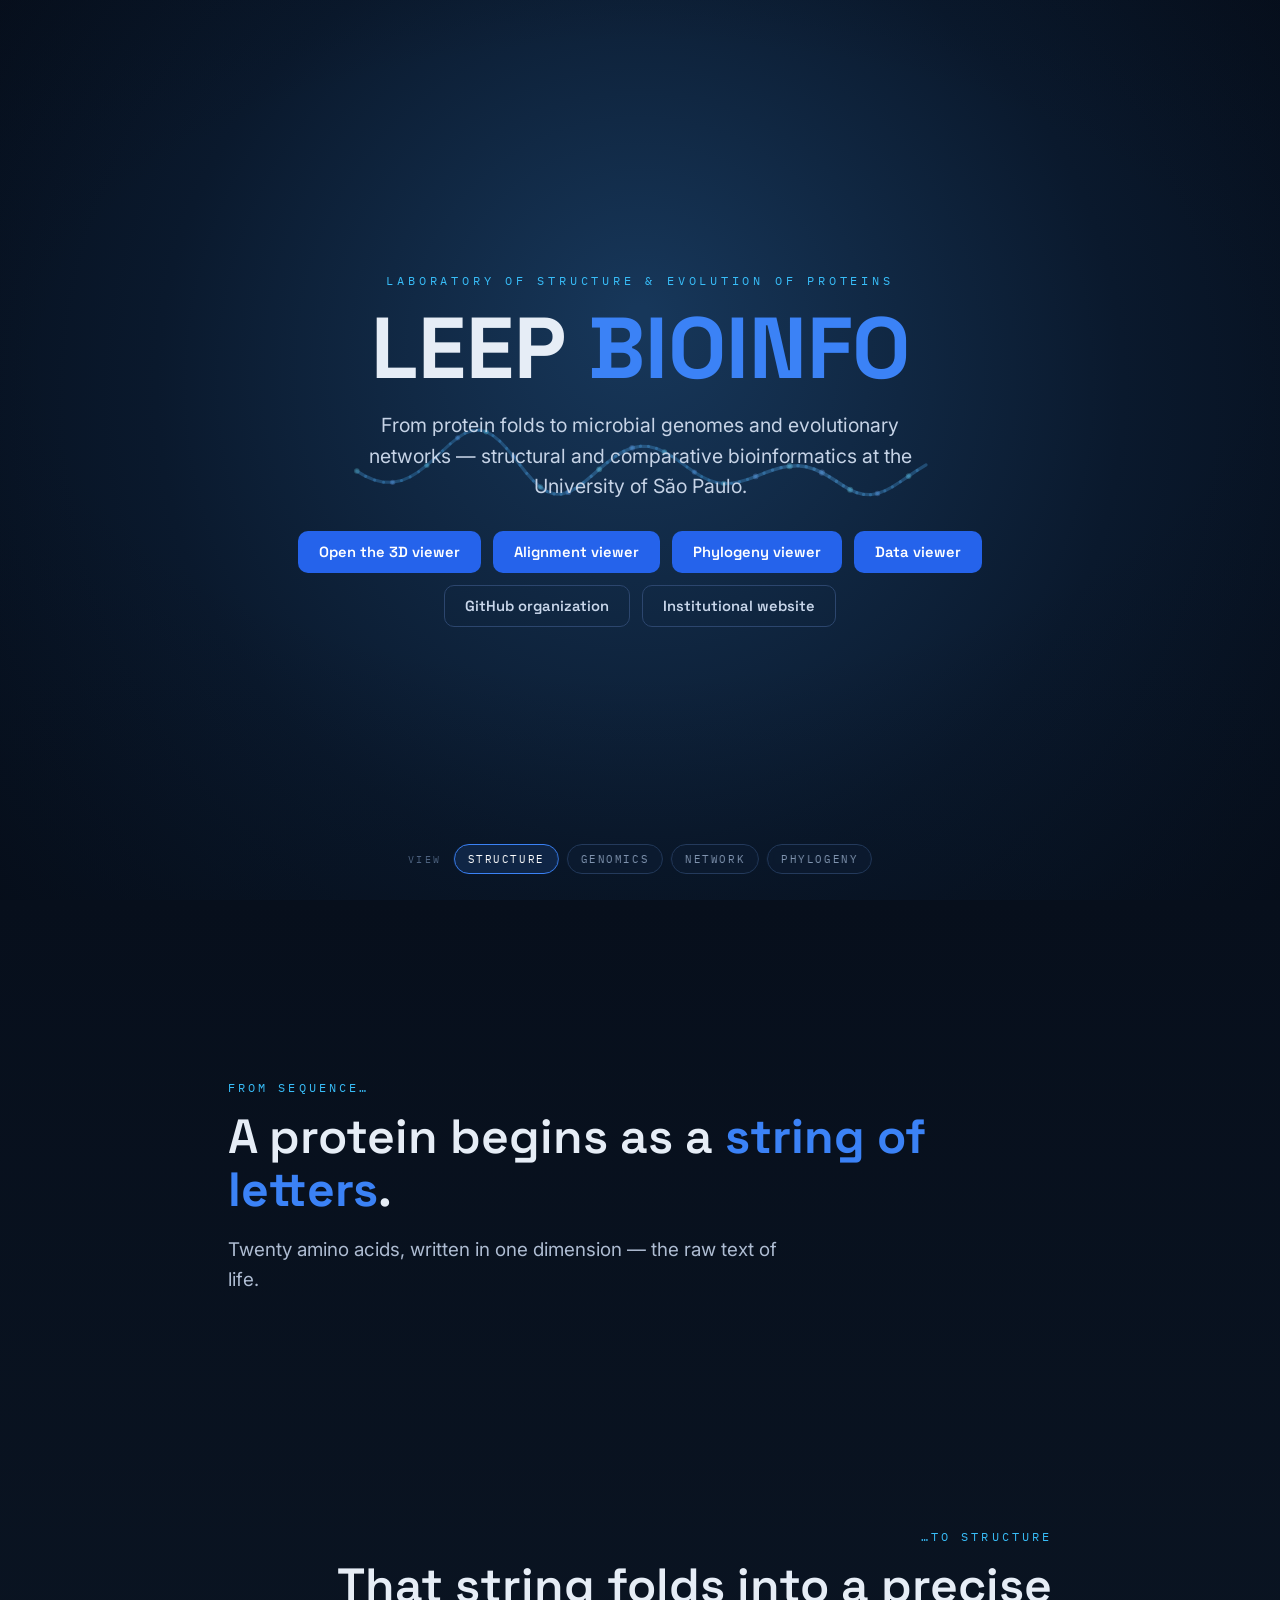
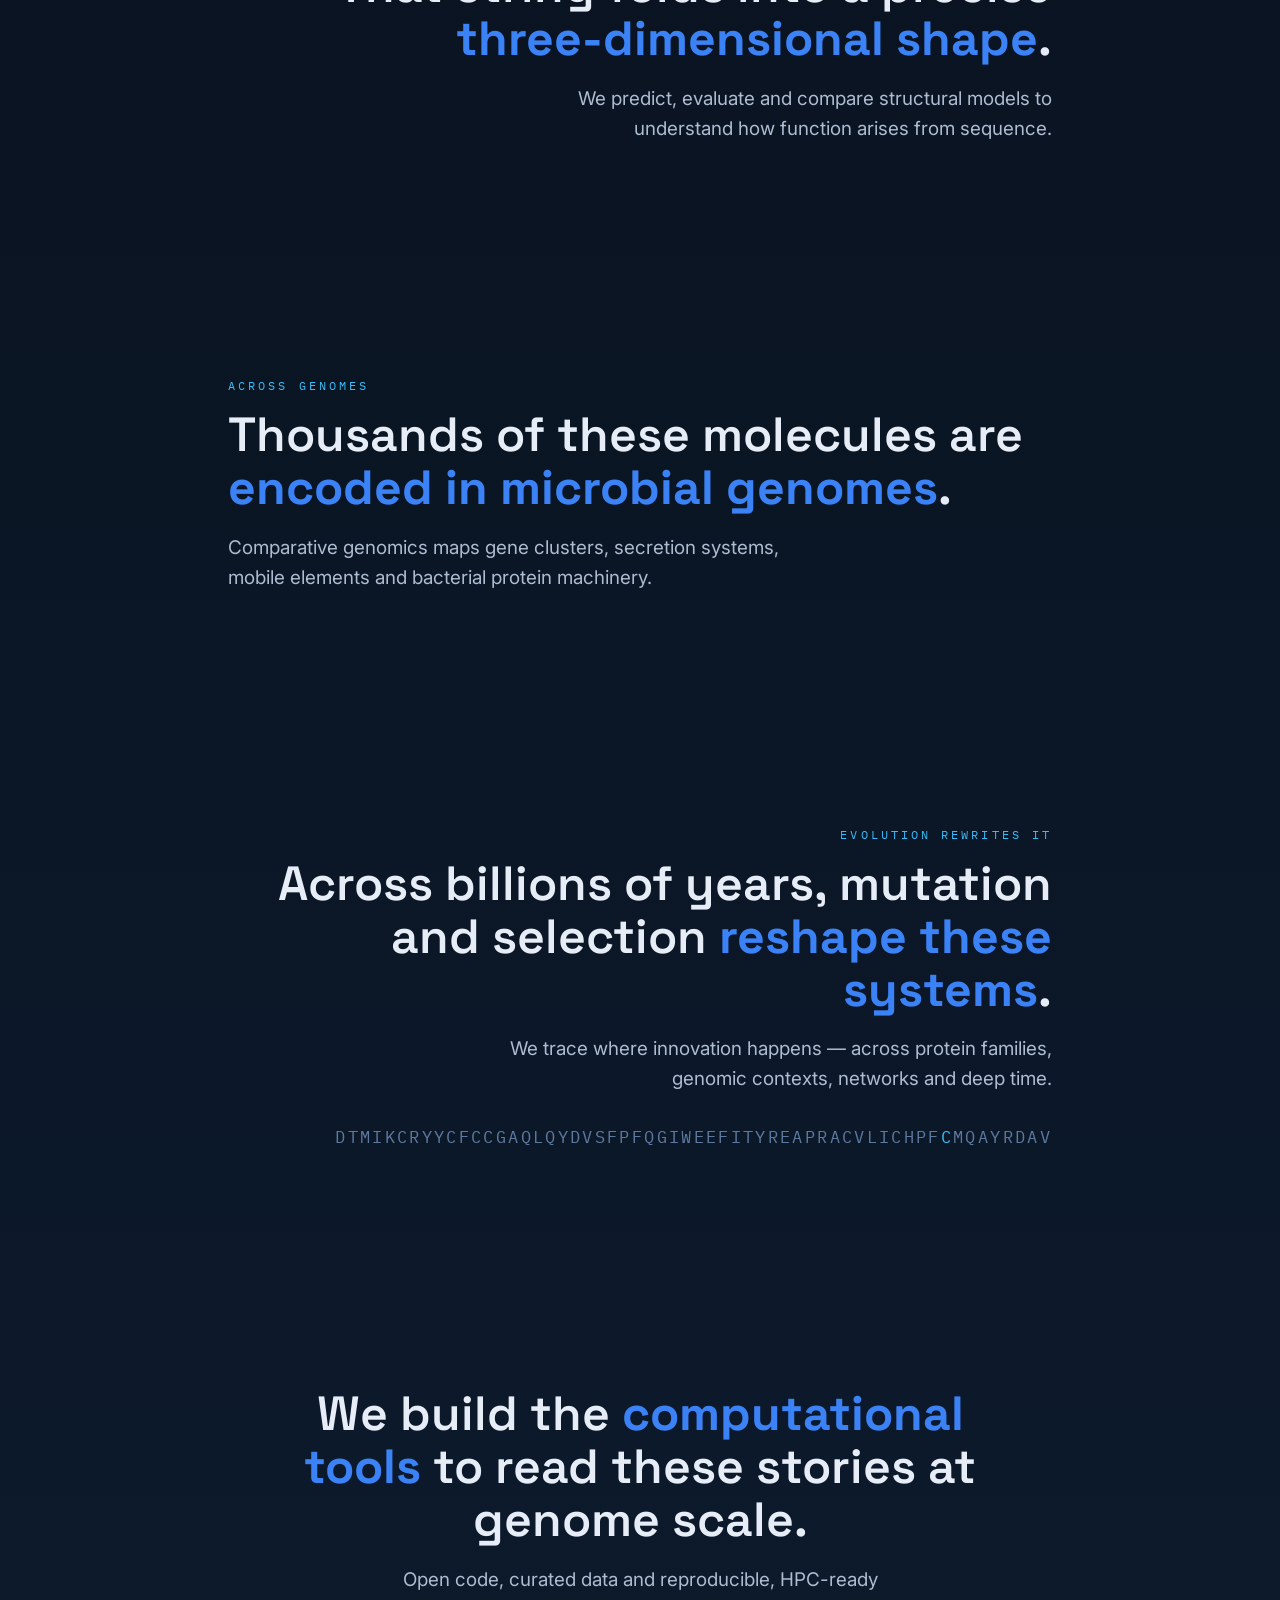
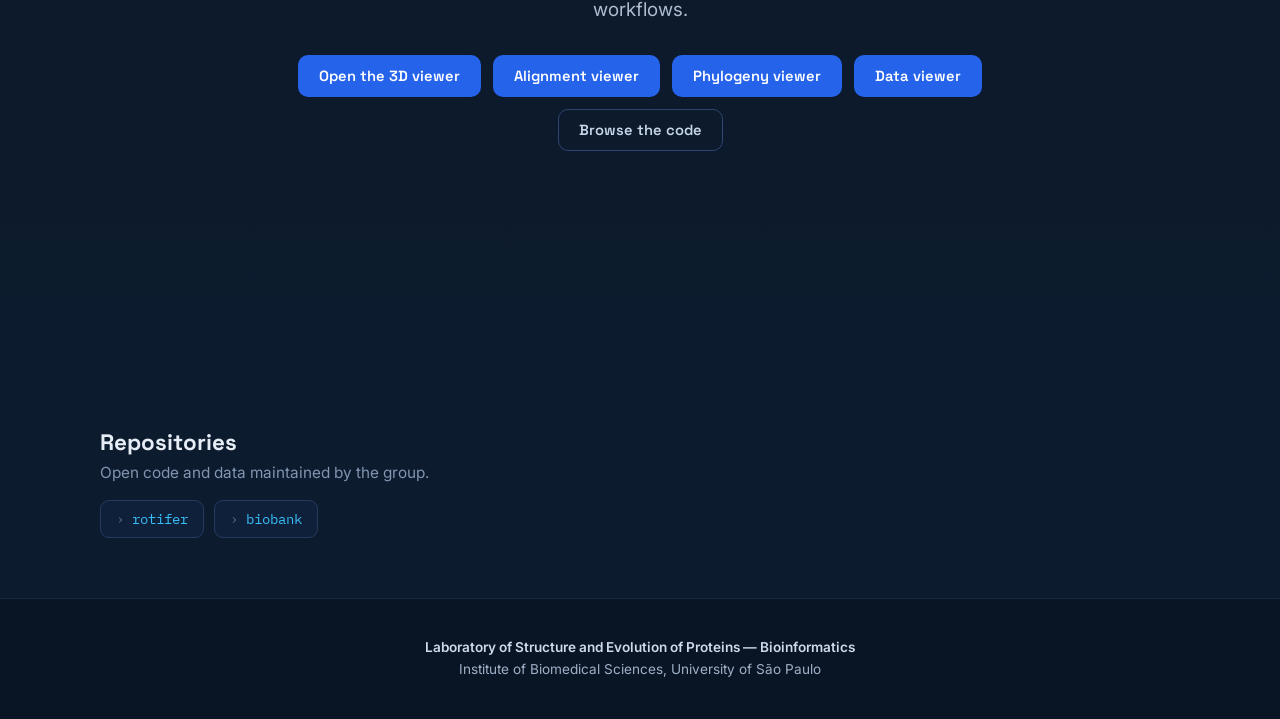
<file: index.html>
<!DOCTYPE html>
<html lang="en">
<head>
<meta charset="utf-8" />
<meta name="viewport" content="width=device-width, initial-scale=1" />
<title>LEEP BIOINFO · Structure &amp; Evolution of Proteins</title>
<meta name="description" content="Structural bioinformatics, molecular evolution, comparative genomics and reproducible workflows at the University of São Paulo." />
<link rel="canonical" href="https://leepusp.github.io/">
<link rel="preconnect" href="https://fonts.googleapis.com">
<link rel="preconnect" href="https://fonts.gstatic.com" crossorigin>
<link href="https://fonts.googleapis.com/css2?family=Space+Grotesk:wght@400;500;600;700&family=IBM+Plex+Mono:wght@400;500&family=Inter:wght@400;500;600&display=swap" rel="stylesheet">

<style>
:root{
  --bg:#0a1422;
  --bg2:#0d1b2e;
  --text:#e6edf6;
  --muted:#8195b0;
  --accent:#2563eb;
  --accent2:#3b82f6;
  --accent3:#38bdf8;
  --ui:"Space Grotesk",system-ui,sans-serif;
  --body:"Inter",system-ui,sans-serif;
  --mono:"IBM Plex Mono",ui-monospace,monospace;
}

*{box-sizing:border-box}
html{scroll-behavior:smooth}
body{
  margin:0;
  background:var(--bg);
  color:var(--text);
  font-family:var(--body);
  -webkit-font-smoothing:antialiased;
}
a{color:inherit}

.hero{
  position:relative;
  min-height:100svh;
  display:grid;
  place-items:center;
  overflow:hidden;
  background:linear-gradient(165deg,#0d1b2e 0%,#0a1422 55%,#070f1c 100%);
}
#scene{
  position:absolute;
  inset:0;
  width:100%;
  height:100%;
  z-index:0;
}
.hero::after{
  content:"";
  position:absolute;
  inset:0;
  z-index:1;
  pointer-events:none;
  background:radial-gradient(120% 92% at 50% 40%,transparent 38%,#060d18aa 100%);
}
.hero-inner{
  position:relative;
  z-index:2;
  text-align:center;
  padding:0 24px;
  max-width:780px;
}
.eyebrow{
  font-family:var(--mono);
  font-size:.74rem;
  letter-spacing:.32em;
  text-transform:uppercase;
  color:var(--accent3);
  margin:0 0 18px;
}
.hero h1{
  font-family:var(--ui);
  font-weight:700;
  line-height:.98;
  font-size:clamp(2.6rem,8vw,5.4rem);
  margin:0;
}
.hero h1 b{color:var(--accent2)}
.hero p.lead{
  font-size:clamp(1rem,2.4vw,1.22rem);
  color:#c6d3e6;
  line-height:1.55;
  max-width:580px;
  margin:20px auto 30px;
}
.cta{
  display:flex;
  gap:12px;
  justify-content:center;
  flex-wrap:wrap;
}
.pill{
  font-family:var(--ui);
  font-weight:600;
  font-size:.92rem;
  text-decoration:none;
  padding:11px 20px;
  border-radius:10px;
  transition:.16s;
  border:1px solid transparent;
}
.pill.primary{
  background:var(--accent);
  color:#fff;
}
.pill.primary:hover{
  background:#1d56c9;
  transform:translateY(-1px);
}
.pill.ghost{
  border:1px solid #2c466e;
  color:#c8d6ea;
}
.pill.ghost:hover{
  border-color:var(--accent2);
  color:#fff;
  background:#13243c;
}

.switch{
  position:absolute;
  left:50%;
  transform:translateX(-50%);
  bottom:26px;
  z-index:3;
  display:flex;
  gap:8px;
  align-items:center;
  flex-wrap:wrap;
  justify-content:center;
  max-width:94vw;
}
.switch button{
  font-family:var(--mono);
  font-size:.7rem;
  letter-spacing:.14em;
  text-transform:uppercase;
  background:#0e1f3680;
  border:1px solid #243a5c;
  color:var(--muted);
  padding:7px 13px;
  border-radius:20px;
  cursor:pointer;
  transition:.15s;
  backdrop-filter:blur(4px);
}
.switch button:hover{
  color:#dce6f4;
  border-color:#3a5680;
}
.switch button.on{
  color:#fff;
  border-color:var(--accent2);
  background:#15315a99;
}
.switch .lbl{
  font-family:var(--mono);
  font-size:.62rem;
  letter-spacing:.24em;
  color:#4d627f;
  text-transform:uppercase;
  margin-right:4px;
}
.plevel{
  position:absolute;
  left:50%;
  transform:translateX(-50%);
  bottom:72px;
  z-index:3;
  opacity:0;
  transition:opacity .4s;
  font-family:var(--mono);
  font-size:.72rem;
  letter-spacing:.26em;
  text-transform:uppercase;
  color:var(--accent3);
  pointer-events:none;
  white-space:nowrap;
}

.story{
  background:linear-gradient(180deg,#070f1c,#0a1422 30%,#0d1b2e 100%);
  padding:7vh 0 10vh;
}
.beat{
  max-width:880px;
  margin:0 auto;
  padding:13vh 28px;
  min-height:40vh;
  display:flex;
  flex-direction:column;
  justify-content:center;
}
.beat .tag{
  font-family:var(--mono);
  font-size:.74rem;
  letter-spacing:.26em;
  text-transform:uppercase;
  color:var(--accent3);
  margin-bottom:16px;
}
.beat h2{
  font-family:var(--ui);
  font-weight:600;
  font-size:clamp(1.7rem,5vw,3rem);
  line-height:1.1;
  margin:0;
}
.beat h2 b{color:var(--accent2)}
.beat p{
  font-size:clamp(1rem,2.2vw,1.18rem);
  color:#aebcd2;
  line-height:1.6;
  max-width:560px;
  margin:18px 0 0;
}
.beat:nth-child(even){
  align-items:flex-end;
  text-align:right;
}
.beat:nth-child(even) p{margin-left:auto}
.seqline{
  font-family:var(--mono);
  font-size:clamp(.8rem,2.4vw,1.05rem);
  letter-spacing:.14em;
  color:#5f7aa0;
  margin-top:26px;
  word-break:break-all;
  line-height:2;
}
.seqline span.mut{
  color:var(--accent3);
  transition:color .5s;
}
.beat .cta{
  justify-content:center;
  margin-top:30px;
}
.reveal{
  opacity:0;
  transform:translateY(26px);
  transition:opacity .7s cubic-bezier(.2,.7,.2,1),transform .7s cubic-bezier(.2,.7,.2,1);
}
.reveal.in{
  opacity:1;
  transform:none;
}
.reveal.d1{transition-delay:.08s}
.reveal.d2{transition-delay:.18s}
.reveal.d3{transition-delay:.28s}

.repos-sec{
  background:#0d1b2e;
  padding:70px 24px;
}
.wrap{
  max-width:1080px;
  margin:0 auto;
}
.sec-title{
  font-family:var(--ui);
  font-weight:700;
  font-size:1.4rem;
  margin:0 0 6px;
}
.sec-sub{
  color:var(--muted);
  margin:0 0 26px;
  font-size:.96rem;
}
.repos{
  margin:0;
  padding:0;
  list-style:none;
  display:flex;
  flex-wrap:wrap;
  gap:10px;
}
.repos a{
  font-family:var(--mono);
  font-size:.86rem;
  text-decoration:none;
  color:var(--accent3);
  border:1px solid #243a5c;
  background:#0f203a;
  padding:9px 15px;
  border-radius:9px;
  transition:.15s;
}
.repos a:hover{
  border-color:var(--accent2);
  background:#15315a;
  color:#fff;
}
.repos a::before{
  content:"› ";
  color:#4d627f;
}

footer{
  background:#091525;
  color:#9fb0c8;
  text-align:center;
  padding:38px 24px;
  font-size:.85rem;
  line-height:1.6;
  border-top:1px solid #16263f;
}
footer b{
  color:#cdd9ec;
  font-weight:600;
}

@media(max-width:760px){
  .beat{
    min-height:auto;
    padding:9vh 24px;
  }
}

@media(prefers-reduced-motion:reduce){
  html{scroll-behavior:auto}
  .reveal{
    opacity:1;
    transform:none;
    transition:none;
  }
}
</style>
</head>

<body>

<section class="hero">
  <canvas id="scene" aria-hidden="true"></canvas>

  <div class="hero-inner">
    <p class="eyebrow">Laboratory of Structure &amp; Evolution of Proteins</p>
    <h1>LEEP <b>BIOINFO</b></h1>
    <p class="lead">
      From protein folds to microbial genomes and evolutionary networks —
      structural and comparative bioinformatics at the University of São Paulo.
    </p>
    <div class="cta">
      <a class="pill primary" href="viewers/protein.html">Open the 3D viewer</a>
      <a class="pill primary" href="viewers/alignment.html">Alignment viewer</a>
      <a class="pill primary" href="viewers/phylogeny.html">Phylogeny viewer</a>
      <a class="pill primary" href="viewers/flow.html">Data viewer</a>
      <a class="pill ghost" href="https://github.com/leepusp">GitHub organization</a>
      <a class="pill ghost" href="https://leep.icb.usp.br/">Institutional website</a>
    </div>
  </div>

  

  <div class="switch" id="switch">
    <span class="lbl">view</span>
    <button data-s="0" class="on">Structure</button>
    <button data-s="1">Genomics</button>
    <button data-s="2">Network</button>
    <button data-s="3">Phylogeny</button>
  </div>
</section>

<section class="story">
  <div class="beat">
    <div class="tag reveal">From sequence…</div>
    <h2 class="reveal d1">A protein begins as a <b>string of letters</b>.</h2>
    <p class="reveal d2">Twenty amino acids, written in one dimension — the raw text of life.</p>
  </div>

  <div class="beat">
    <div class="tag reveal">…to structure</div>
    <h2 class="reveal d1">That string folds into a precise <b>three-dimensional shape</b>.</h2>
    <p class="reveal d2">
      We predict, evaluate and compare structural models to understand how function arises from sequence.
    </p>
  </div>

  <div class="beat">
    <div class="tag reveal">Across genomes</div>
    <h2 class="reveal d1">Thousands of these molecules are <b>encoded in microbial genomes</b>.</h2>
    <p class="reveal d2">
      Comparative genomics maps gene clusters, secretion systems, mobile elements and bacterial protein machinery.
    </p>
  </div>

  <div class="beat">
    <div class="tag reveal">Evolution rewrites it</div>
    <h2 class="reveal d1">Across billions of years, mutation and selection <b>reshape these systems</b>.</h2>
    <p class="reveal d2">
      We trace where innovation happens — across protein families, genomic contexts, networks and deep time.
    </p>
    <div class="seqline reveal d3" id="seqline" aria-hidden="true"></div>
  </div>

  <div class="beat" style="align-items:center; text-align:center">
    <h2 class="reveal" style="max-width:680px">
      We build the <b>computational tools</b> to read these stories at genome scale.
    </h2>
    <p class="reveal d1" style="margin:18px auto 0">
      Open code, curated data and reproducible, HPC-ready workflows.
    </p>
    <div class="cta reveal d2">
      <a class="pill primary" href="viewers/protein.html">Open the 3D viewer</a>
      <a class="pill primary" href="viewers/alignment.html">Alignment viewer</a>
      <a class="pill primary" href="viewers/phylogeny.html">Phylogeny viewer</a>
      <a class="pill primary" href="viewers/flow.html">Data viewer</a>
      <a class="pill ghost" href="https://github.com/leepusp">Browse the code</a>
    </div>
  </div>
</section>

<section class="repos-sec">
  <div class="wrap">
    <h2 class="sec-title">Repositories</h2>
    <p class="sec-sub">Open code and data maintained by the group.</p>
    <ul class="repos">
      <li><a href="https://github.com/leepusp/rotifer">rotifer</a></li>
      <li><a href="https://github.com/leepusp/biobank">biobank</a></li>
    </ul>
  </div>
</section>

<footer>
  <b>Laboratory of Structure and Evolution of Proteins — Bioinformatics</b><br>
  Institute of Biomedical Sciences, University of São Paulo
</footer>

<script>
(function(){
"use strict";

var canvas=document.getElementById("scene");
var ctx=canvas.getContext("2d");
var reduce=window.matchMedia("(prefers-reduced-motion:reduce)").matches;
var W=0,H=0,DPR=1,ang=0,tilt=-0.48;
var mode=0,target=0,vis=1,phase=0;
var pT=0,phyloGrow=0;

function resize(){
  DPR=Math.min(window.devicePixelRatio||1,2);
  W=canvas.clientWidth;
  H=canvas.clientHeight;
  canvas.width=W*DPR;
  canvas.height=H*DPR;
  ctx.setTransform(DPR,0,0,DPR,0,0);
}
window.addEventListener("resize",resize);
resize();

function col(h,s,l,a){
  return "hsla("+h+","+s+"%,"+l+"%,"+a+")";
}

function depth(z){
  return Math.max(0,Math.min(1,(z+1.35)/2.7));
}

function project(p,a,scf){
  scf=scf||0.36;
  var ca=Math.cos(a),sa=Math.sin(a),ct=Math.cos(tilt),st=Math.sin(tilt);
  var x=p[0]*ca-p[2]*sa;
  var z=p[0]*sa+p[2]*ca;
  var y=p[1];
  var y2=y*ct-z*st;
  var z2=y*st+z*ct;
  var fov=3.6;
  var sc=fov/(fov-z2);
  var R=Math.min(W,H)*scf;
  return {x:W/2+x*R*sc,y:H/2+y2*R*sc,z:z2,sc:sc};
}

function bg(alpha){
  var g=ctx.createRadialGradient(W*0.5,H*0.35,10,W*0.5,H*0.5,Math.max(W,H)*0.68);
  g.addColorStop(0,"rgba(23,55,90,"+alpha+")");
  g.addColorStop(0.55,"rgba(10,25,45,"+alpha+")");
  g.addColorStop(1,"rgba(5,12,24,"+alpha+")");
  ctx.fillStyle=g;
  ctx.fillRect(0,0,W,H);
}

function ease(u){
  return u<0.5?2*u*u:1-Math.pow(-2*u+2,2)/2;
}

function dline(A,B,h,w,alpha){
  var z=(A.z+B.z)/2;
  var d=depth(z);
  ctx.strokeStyle=col(h,68,42+30*d,(0.14+0.40*d)*alpha*vis);
  ctx.lineWidth=(w+3*d)*(A.sc*0.55+0.45);
  ctx.lineCap="round";
  ctx.lineJoin="round";
  ctx.beginPath();
  ctx.moveTo(A.x,A.y);
  ctx.lineTo(B.x,B.y);
  ctx.stroke();
}

function datom(A,h,r,alpha){
  var d=depth(A.z);
  ctx.fillStyle=col(h,82,58+20*d,(0.16+0.24*d)*alpha*vis);
  ctx.beginPath();
  ctx.arc(A.x,A.y,(r+2*d)*A.sc,0,Math.PI*2);
  ctx.fill();
}

function P(point,off,scale,rz,a){
  off=off||[0,0,0];
  scale=scale==null?1:scale;
  rz=rz||0;
  var x=point[0]*scale;
  var y=point[1]*scale;
  var z=point[2]*scale;
  var cz=Math.cos(rz),sz=Math.sin(rz);
  var q=project([x*cz-y*sz+off[0],x*sz+y*cz+off[1],z+off[2]],a,0.28);
  q.y += H*0.02;
  return q;
}

function helixPoints(center,axisAngle,len){
  var pts=[];
  len=len||58;
  for(var i=0;i<len;i++){
    var u=i/(len-1);
    var th=u*Math.PI*8.8;
    var x=(u-0.5)*0.88;
    var y=Math.cos(th)*0.115;
    var z=Math.sin(th)*0.115;
    var ca=Math.cos(axisAngle),sa=Math.sin(axisAngle);
    pts.push([center[0]+x*ca-y*sa,center[1]+x*sa+y*ca,center[2]+z]);
  }
  return pts;
}

function drawHelix(center,axisAngle,hue,alpha,off,scale,rz,a,molecular){
  var pts=helixPoints(center,axisAngle,58);
  var segs=[];
  for(var i=0;i<pts.length-1;i++){
    var A=P(pts[i],off,scale,rz,a);
    var B=P(pts[i+1],off,scale,rz,a);
    segs.push({A:A,B:B,z:(A.z+B.z)/2,i:i});
  }
  segs.sort(function(x,y){return x.z-y.z});
  segs.forEach(function(o){dline(o.A,o.B,hue,2.4,alpha)});
  if(molecular){
    for(var k=0;k<pts.length;k+=8){
      datom(P(pts[k],off,scale,rz,a),k%12===0?188:46,1.8,alpha*0.85);
    }
  }
}

function drawSheet(center,axisAngle,hue,alpha,off,scale,rz,a,molecular){
  var ca=Math.cos(axisAngle),sa=Math.sin(axisAngle);
  var segs=[];
  for(var k=0;k<5;k++){
    var x0=-0.40+k*0.20;
    var p1=[center[0]+x0*ca,center[1]+x0*sa,center[2]-0.13];
    var p2=[center[0]+x0*ca+0.12*sa,center[1]+x0*sa-0.12*ca,center[2]+0.13];
    var A=P(p1,off,scale,rz,a);
    var B=P(p2,off,scale,rz,a);
    segs.push({A:A,B:B,z:(A.z+B.z)/2});
  }
  segs.sort(function(x,y){return x.z-y.z});
  segs.forEach(function(o){
    dline(o.A,o.B,hue,4.8,alpha);
    if(molecular){
      datom(o.A,44,1.55,alpha*0.75);
      datom(o.B,44,1.55,alpha*0.75);
    }
  });
}

function drawFoldedUnit(alpha,off,scale,rz,a,molecular){
  drawHelix([-0.55,-0.12,0.02],0.78,210,alpha,off,scale,rz,a,molecular);
  drawHelix([0.38,0.18,0.12],-0.62,148,alpha,off,scale,rz,a,molecular);
  drawHelix([0.08,-0.43,-0.16],0.10,205,alpha,off,scale,rz,a,molecular);
  drawSheet([0.12,0.50,0.04],0.30,185,alpha,off,scale,rz,a,molecular);

  var loops=[
    [[-0.96,-0.15,0.0],[-0.55,-0.12,0.02],[-0.12,0.08,0.10],[0.12,0.50,0.04]],
    [[0.12,0.50,0.04],[0.50,0.18,0.10],[0.38,0.18,0.12],[0.08,-0.43,-0.16]],
    [[0.08,-0.43,-0.16],[-0.25,-0.34,0.02],[-0.55,-0.12,0.02]]
  ];

  loops.forEach(function(path){
    for(var i=0;i<path.length-1;i++){
      dline(P(path[i],off,scale,rz,a),P(path[i+1],off,scale,rz,a),212,1.2,alpha*0.65);
    }
  });

  if(molecular){
    var atoms=[];
    for(var i=0;i<18;i++){
      var u=i/17*Math.PI*2;
      atoms.push([
        Math.cos(u*1.8)*0.55+Math.sin(u*4.2)*0.08,
        Math.sin(u*1.2)*0.44+Math.cos(u*3.1)*0.08,
        Math.sin(u*2.3)*0.42
      ]);
    }
    var pr=atoms.map(function(q){return P(q,off,scale,rz,a)});
    for(var q=0;q<pr.length-1;q++){
      dline(pr[q],pr[q+1],190,0.55,alpha*0.32);
    }
    pr.sort(function(x,y){return x.z-y.z}).forEach(function(q,i){
      datom(q,i%3===0?190:i%3===1?45:330,1.45,alpha*0.70);
    });
  }
}

function drawPrimary(alpha,a){
  
  var pts=[];
  for(var i=0;i<75;i++){
    var u=i/74;
    pts.push([(u-0.5)*2.25,Math.sin(u*Math.PI*7+pT*2.2)*0.09,Math.cos(u*Math.PI*5+pT*1.7)*0.10]);
  }
  var pr=pts.map(function(q){return P(q,[0,0,0],1,0,a)});
  for(var j=0;j<pr.length-1;j++) dline(pr[j],pr[j+1],206,1.7,alpha);
  for(var k=0;k<pr.length;k+=4) datom(pr[k],k%8===0?190:215,1.8,alpha);
  ctx.font="12px IBM Plex Mono, ui-monospace, monospace";
  ctx.fillStyle="rgba(198,218,240,"+(0.55*alpha*vis)+")";
  
}

function drawSecondary(alpha,a){
  
  drawHelix([-0.65,-0.24,0.00],0.15,210,alpha,[0,0,0],1,0,a,false);
  drawHelix([0.55,-0.22,0.05],0.10,148,alpha,[0,0,0],1,0,a,false);
  drawSheet([0.00,0.38,0.02],0.15,185,alpha,[0,0,0],1,0,a,false);
  ctx.font="12px IBM Plex Mono, ui-monospace, monospace";
  ctx.fillStyle="rgba(198,218,240,"+(0.55*alpha*vis)+")";
  
}

function drawTertiary(alpha,a){
  
  drawFoldedUnit(alpha,[0,0,0],1.0,0,a,true);
  ctx.font="12px IBM Plex Mono, ui-monospace, monospace";
  ctx.fillStyle="rgba(198,218,240,"+(0.55*alpha*vis)+")";
  
}

function drawQuaternary(alpha,a){
  
  var offs=[
    [-0.42,-0.34,0.03],
    [0.42,-0.30,-0.05],
    [-0.36,0.34,-0.06],
    [0.38,0.32,0.06]
  ];
  var rzs=[0,0.9,1.8,2.7];
  for(var i=0;i<offs.length;i++){
    drawFoldedUnit(alpha*0.92,offs[i],0.62,rzs[i],a,true);
  }
  ctx.font="12px IBM Plex Mono, ui-monospace, monospace";
  ctx.fillStyle="rgba(198,218,240,"+(0.55*alpha*vis)+")";
  
}

function drawStructure(alpha,a){
  pT+=0.0022;
  if(pT>=4)pT-=4;
  var k=Math.floor(pT);
  var u=pT-k;
  var hold=0.62;
  var m=u<hold?0:ease((u-hold)/(1-hold));
  var next=(k+1)%4;

  function drawState(s,aa){
    if(aa<=0.001)return;
    if(s===0)drawPrimary(aa,a);
    else if(s===1)drawSecondary(aa,a);
    else if(s===2)drawTertiary(aa,a);
    else drawQuaternary(aa,a);
  }

  drawState(k,(1-m)*alpha);
  drawState(next,m*alpha);
}

function drawGenomics(alpha,a){
  

  var y=H*0.54;
  var x0=W*0.22;
  var x1=W*0.78;

  ctx.strokeStyle="rgba(120,180,230,"+(0.16*alpha*vis)+")";
  ctx.lineWidth=3;
  ctx.lineCap="round";
  ctx.beginPath();
  ctx.moveTo(x0,y);
  ctx.lineTo(x1,y);
  ctx.stroke();

  for(var t=0;t<=20;t++){
    var x=x0+(x1-x0)*t/20;
    ctx.strokeStyle="rgba(120,180,230,"+((t%5===0?0.28:0.15)*alpha*vis)+")";
    ctx.lineWidth=t%5===0?1.3:0.8;
    ctx.beginPath();
    ctx.moveTo(x,y-8);
    ctx.lineTo(x,y+8);
    ctx.stroke();
  }

  var genes=[
    {start:0.12,width:0.13,hue:210,label:"traI",track:-1},
    {start:0.28,width:0.10,hue:190,label:"mob",track:1},
    {start:0.40,width:0.14,hue:145,label:"pil",track:-1},
    {start:0.56,width:0.12,hue:205,label:"omp",track:1},
    {start:0.71,width:0.16,hue:44,label:"sec",track:-1}
  ];

  function arrow(x,y,w,h,hue,label,track,pulse){
    ctx.fillStyle=col(hue,75,44+pulse*8,0.36*alpha*vis);
    ctx.beginPath();
    ctx.moveTo(x,y-h/2);
    ctx.lineTo(x+w-h*0.45,y-h/2);
    ctx.lineTo(x+w,y);
    ctx.lineTo(x+w-h*0.45,y+h/2);
    ctx.lineTo(x,y+h/2);
    ctx.closePath();
    ctx.fill();

    ctx.strokeStyle=col(hue,80,70,0.10*alpha*vis);
    ctx.lineWidth=1;
    ctx.stroke();

    ctx.fillStyle="rgba(230,240,255,"+(0.28*alpha*vis)+")";
    ctx.font="11px IBM Plex Mono, ui-monospace, monospace";
    ctx.fillText(label,x+8,y+4);

    var cx=x+w/2;
    ctx.strokeStyle="rgba(120,180,230,"+(0.07*alpha*vis)+")";
    ctx.lineWidth=1;
    ctx.beginPath();
    ctx.moveTo(cx,y-track*12);
    ctx.lineTo(cx,H*0.52);
    ctx.stroke();
  }

  genes.forEach(function(g,i){
    var gx=x0+(x1-x0)*g.start;
    var gw=(x1-x0)*g.width;
    var gy=y+g.track*26;
    var pulse=0.5+0.5*Math.sin(a*4+i*1.4);
    arrow(gx,gy,gw,24,g.hue,g.label,g.track,pulse);
  });

  for(var i=0;i<92;i++){
    var u=i/91;
    var xx=x0+(x1-x0)*u;
    var yy=y+Math.sin(i*0.62+a*6)*7.5;
    ctx.fillStyle=i%2===0
      ? "rgba(56,189,248,"+(0.12*alpha*vis)+")"
      : "rgba(52,211,153,"+(0.10*alpha*vis)+")";
    ctx.beginPath();
    ctx.arc(xx,yy,2.0,0,Math.PI*2);
    ctx.fill();
  }

  ctx.font="12px IBM Plex Mono, ui-monospace, monospace";
  ctx.fillStyle="rgba(198,218,240,"+(0.60*alpha*vis)+")";
  

  ctx.fillStyle="rgba(142,163,191,"+(0.70*alpha*vis)+")";
  ctx.font="10px IBM Plex Mono, ui-monospace, monospace";
  
}

function rng(seed){
  return function(){
    seed|=0;
    seed=seed+0x6D2B79F5|0;
    var t=Math.imul(seed^seed>>>15,1|seed);
    t=t+Math.imul(t^t>>>7,61|t)^t;
    return ((t^t>>>14)>>>0)/4294967296;
  };
}

var network=(function(){
  var r=rng(7),nodes=[],edges=[],K=44;
  for(var i=0;i<K;i++){
    var u=r()*2-1,th=r()*Math.PI*2,rr=Math.cbrt(r())*0.95,s=Math.sqrt(1-u*u);
    nodes.push([s*Math.cos(th)*rr,s*Math.sin(th)*rr,u*rr]);
  }
  for(var a=0;a<K;a++){
    var ds=[];
    for(var b=0;b<K;b++){
      if(a!==b){
        var d=Math.hypot(nodes[a][0]-nodes[b][0],nodes[a][1]-nodes[b][1],nodes[a][2]-nodes[b][2]);
        ds.push([d,b]);
      }
    }
    ds.sort(function(x,y){return x[0]-y[0]});
    for(var n=0;n<2;n++){
      var j=ds[n][1];
      var key=a<j?a+"-"+j:j+"-"+a;
      if(!edges.some(function(e){return e.key===key}))edges.push({a:a,b:j,key:key});
    }
  }
  return {nodes:nodes,edges:edges};
})();

function drawNetwork(alpha,a){
  
  var pr=network.nodes.map(function(p){return project(p,a,0.36)});
  var es=network.edges.map(function(e){return {e:e,z:(pr[e.a].z+pr[e.b].z)/2}});
  es.sort(function(x,y){return x.z-y.z});
  es.forEach(function(o){
    var A=pr[o.e.a],B=pr[o.e.b],d=depth(o.z);
    ctx.strokeStyle=col(200,55,40+26*d,(0.12+0.38*d)*alpha*vis);
    ctx.lineWidth=0.6+1.2*d;
    ctx.beginPath();
    ctx.moveTo(A.x,A.y);
    ctx.lineTo(B.x,B.y);
    ctx.stroke();
  });
  var ns=pr.map(function(q,i){return {q:q,z:q.z,i:i}});
  ns.sort(function(x,y){return x.z-y.z});
  ns.forEach(function(o){
    var d=depth(o.z);
    ctx.fillStyle=col(202,70,48+24*d,(0.5+0.5*d)*alpha*vis);
    ctx.beginPath();
    ctx.arc(o.q.x,o.q.y,(1.4+2.6*d)*o.q.sc,0,Math.PI*2);
    ctx.fill();
  });
}

var phylo=(function(){
  var r=rng(5),nodes=[],edges=[],maxR=0;
  function rec(angle,span,radius,dep){
    var idx=nodes.length;
    var nd=[Math.cos(angle)*radius,Math.sin(angle)*radius,0,radius];
    nodes.push(nd);
    if(radius>maxR)maxR=radius;
    if(dep>=4||(dep>=2&&r()<0.22)){
      nd.leaf=true;
      return idx;
    }
    for(var c=0;c<2;c++){
      var childAngle=angle-span/4+c*span/2;
      var bl=(0.18+r()*0.16)*(0.8+r()*0.5);
      var ci=rec(childAngle,span*0.46,radius+bl,dep+1);
      edges.push([idx,ci]);
    }
    return idx;
  }
  rec(-Math.PI/2,Math.PI*1.7,0,0);
  var sc=0.95/(maxR||1);
  nodes.forEach(function(n){n[0]*=sc;n[1]*=sc;n[3]*=sc});
  return {nodes:nodes,edges:edges,maxR:0.95};
})();

function drawPhylogeny(alpha,a){
  
  if(phyloGrow<1.3)phyloGrow+=0.02;
  var pr=phylo.nodes.map(function(p){return project(p,a,0.36)});
  ctx.lineCap="round";
  phylo.edges.forEach(function(e){
    var A=pr[e[0]],B=pr[e[1]],rP=phylo.nodes[e[0]][3]/phylo.maxR;
    var rev=Math.max(0,Math.min(1,(phyloGrow-rP)/0.2));
    if(rev<=0)return;
    var d=depth((A.z+B.z)/2);
    ctx.strokeStyle=col(205-34*rP,58,40+28*d,(0.38+0.55*d)*alpha*vis);
    ctx.lineWidth=1+2.2*d;
    ctx.beginPath();
    ctx.moveTo(A.x,A.y);
    ctx.lineTo(A.x+(B.x-A.x)*rev,A.y+(B.y-A.y)*rev);
    ctx.stroke();
  });
  phylo.nodes.forEach(function(nd,i){
    if(!nd.leaf)return;
    var rN=nd[3]/phylo.maxR;
    if(phyloGrow<rN+0.03)return;
    var q=pr[i],d=depth(q.z);
    ctx.fillStyle=col(178,80,60+18*d,alpha*vis);
    ctx.beginPath();
    ctx.arc(q.x,q.y,(1.6+1.8*d)*q.sc,0,Math.PI*2);
    ctx.fill();
  });
}

var drawers=[drawStructure,drawGenomics,drawNetwork,drawPhylogeny];

function go(t){
  if(t===mode&&phase===0)return;
  target=t;
  phase=-1;
  document.querySelectorAll("#switch button").forEach(function(b){
    b.classList.toggle("on",+b.dataset.s===t);
  });
}

document.querySelectorAll("#switch button").forEach(function(b){
  b.addEventListener("click",function(){
    go(+b.dataset.s);
    resetTimer();
  });
});

var timer=null;

function modeDelay(m){
  if(m===0) return 32000;  // Structure: tempo suficiente para completar primária -> quaternária
  if(m===1) return 16000;  // Genomics: um pouco mais dinâmico
  return 14000;            // Network / Phylogeny
}

function resetTimer(){
  if(reduce)return;
  if(timer)clearTimeout(timer);

  function schedule(delay){
    timer=setTimeout(function(){
      var nextMode=(mode+1)%4;
      go(nextMode);
      schedule(modeDelay(nextMode));
    }, delay);
  }

  schedule(modeDelay(mode));
}

function step(){
  ctx.clearRect(0,0,W,H);
  bg(vis);

  if(phase===-1){
    vis-=0.045;
    if(vis<=0){
      vis=0;
      mode=target;
      phase=1;
      if(mode===3)phyloGrow=0;
      if(mode===0)pT=0;
    }
  }else if(phase===1){
    vis+=0.045;
    if(vis>=1){
      vis=1;
      phase=0;
    }
  }

  drawers[mode](1,ang);
  ang+=0.0022;
  if(!reduce)requestAnimationFrame(step);
}

if(reduce){
  bg(1);
  drawers[0](1,ang);
}else{
  resetTimer();
  requestAnimationFrame(step);
}
})();

(function(){
  var io=new IntersectionObserver(function(entries){
    entries.forEach(function(e){
      if(e.isIntersecting){
        e.target.classList.add("in");
        io.unobserve(e.target);
      }
    });
  },{threshold:0.25});
  document.querySelectorAll(".reveal").forEach(function(el){io.observe(el)});
})();

(function(){
  var host=document.getElementById("seqline");
  if(!host)return;
  var aa="ACDEFGHIKLMNPQRSTVWY",N=58;
  function rnd(){return aa[Math.floor(Math.random()*aa.length)]}
  for(var i=0;i<N;i++){
    var s=document.createElement("span");
    s.textContent=rnd();
    host.appendChild(s);
  }
  if(window.matchMedia("(prefers-reduced-motion:reduce)").matches)return;
  setInterval(function(){
    var k=Math.floor(Math.random()*N);
    var sp=host.children[k];
    sp.textContent=rnd();
    sp.classList.add("mut");
    setTimeout(function(){sp.classList.remove("mut")},700);
  },520);
})();
</script>
</body>
</html>
</file>
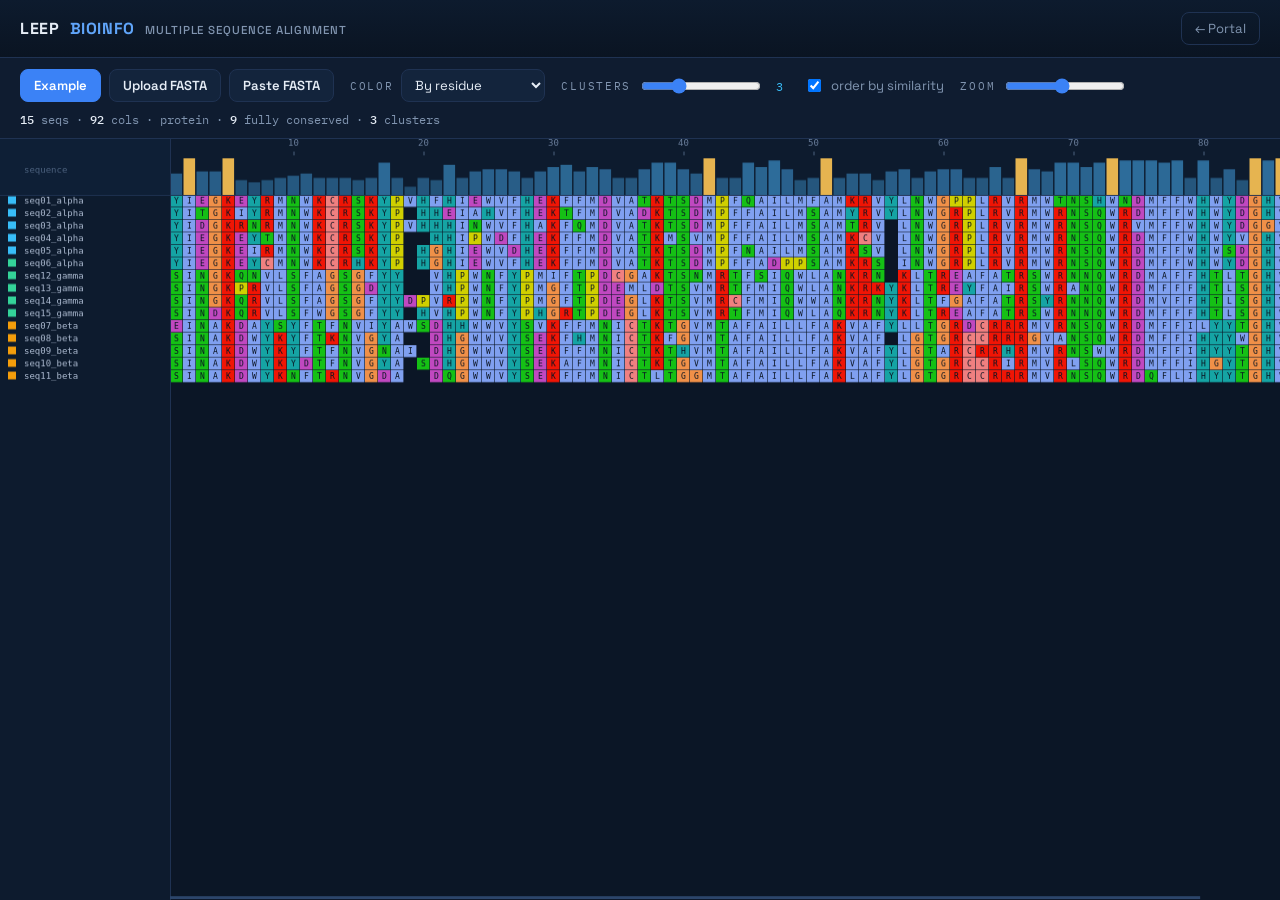
<file: viewers/alignment.html>
<!DOCTYPE html>
<html lang="en">
<head>
<meta charset="utf-8">
<meta name="viewport" content="width=device-width, initial-scale=1">
<title>Multiple Sequence Alignment · LEEP BIOINFO</title>
<meta name="description" content="Interactive multiple sequence alignment viewer — LEEP BIOINFO.">
<link rel="preconnect" href="https://fonts.googleapis.com">
<link rel="preconnect" href="https://fonts.gstatic.com" crossorigin>
<link href="https://fonts.googleapis.com/css2?family=Space+Grotesk:wght@400;500;600;700&family=IBM+Plex+Mono:wght@400;500&display=swap" rel="stylesheet">
<style>
:root{
  --bg:#0a1422;--panel:#0f1c30;--panel2:#13243c;--line:#1f3252;
  --text:#e6edf6;--muted:#8195b0;--accent:#3b82f6;--accent2:#60a5fa;--accent3:#38bdf8;
  --ui:"Space Grotesk",system-ui,sans-serif;--mono:"IBM Plex Mono",ui-monospace,monospace;
}
*{box-sizing:border-box}
html,body{height:100%;margin:0}
body{
  background:var(--bg);color:var(--text);font-family:var(--ui);
  display:grid;grid-template-rows:auto auto 1fr;height:100dvh;overflow:hidden;
}
header{
  display:flex;align-items:center;gap:16px;padding:12px 20px;
  border-bottom:1px solid var(--line);background:linear-gradient(180deg,#0d1b2e,#0a1422);
}
.brand{display:flex;align-items:baseline;gap:10px;font-weight:700;letter-spacing:.04em}
.brand b{color:var(--accent2)}
.brand span{font-size:.72rem;font-weight:500;color:var(--muted);letter-spacing:.08em;text-transform:uppercase}
.spacer{flex:1}
.back{
  color:var(--muted);text-decoration:none;font-size:.82rem;border:1px solid var(--line);
  padding:7px 13px;border-radius:8px;transition:.15s;
}
.back:hover{color:var(--text);border-color:var(--accent);background:#10233c}
.toolbar{
  display:flex;flex-wrap:wrap;align-items:center;gap:10px 16px;padding:11px 20px;
  border-bottom:1px solid var(--line);background:var(--panel);
}
.grp{display:flex;align-items:center;gap:8px}
.lbl{font-family:var(--mono);font-size:.66rem;letter-spacing:.16em;text-transform:uppercase;color:var(--muted)}
.btn{
  border:1px solid var(--line);background:var(--panel2);color:var(--text);
  font-family:var(--ui);font-weight:600;font-size:.82rem;padding:7px 13px;border-radius:8px;
  cursor:pointer;transition:.15s;
}
.btn:hover{border-color:var(--accent)}
.btn.primary{background:var(--accent);border-color:var(--accent);color:#fff}
.upload{position:relative;overflow:hidden}
.upload input{position:absolute;inset:0;opacity:0;cursor:pointer}
select{
  background:var(--panel2);color:var(--text);border:1px solid var(--line);
  border-radius:8px;padding:6px 9px;font-family:var(--ui);font-size:.82rem;
}
input[type=range]{width:120px;accent-color:var(--accent)}
.chk{display:flex;align-items:center;gap:7px;font-size:.82rem;color:var(--muted);cursor:pointer}
.val{font-family:var(--mono);font-size:.78rem;color:var(--accent3);min-width:1.4em;text-align:center}
.info{font-family:var(--mono);font-size:.74rem;color:var(--muted)}
.info b{color:var(--text);font-weight:500}
.stage{position:relative;min-height:0;background:#0b1626}
#cv{display:block;width:100%;height:100%}
.tip{
  position:absolute;pointer-events:none;background:#08111fee;border:1px solid var(--line);
  border-radius:7px;padding:6px 9px;font-family:var(--mono);font-size:.72rem;color:var(--text);
  display:none;white-space:nowrap;z-index:5;
}
.tip b{color:var(--accent3);font-weight:500}
.sheet{
  position:absolute;inset:0;background:#0a1422f2;backdrop-filter:blur(3px);z-index:8;
  display:none;flex-direction:column;padding:22px;gap:12px;
}
.sheet.show{display:flex}
.sheet h2{margin:0;font-size:1rem}
.sheet p{margin:0;color:var(--muted);font-size:.82rem}
.sheet textarea{
  flex:1;background:#081222;color:var(--text);border:1px solid var(--line);
  border-radius:10px;font-family:var(--mono);font-size:.82rem;padding:12px;resize:none;
}
.sheet .row{display:flex;gap:10px;justify-content:flex-end}
@media(max-width:760px){
  header,.toolbar{padding-left:12px;padding-right:12px}
  .brand{flex-wrap:wrap}
}
</style>
</head>
<body>
<header>
  <div class="brand">LEEP <b>BIOINFO</b> <span>Multiple Sequence Alignment</span></div>
  <div class="spacer"></div>
  <a class="back" href="../index.html">← Portal</a>
</header>

<div class="toolbar">
  <div class="grp">
    <button class="btn primary" id="exBtn">Example</button>
    <button class="btn upload">Upload FASTA<input type="file" id="fileInput" accept=".fasta,.fa,.fna,.faa,.aln,.txt"></button>
    <button class="btn" id="pasteBtn">Paste FASTA</button>
  </div>
  <div class="grp">
    <span class="lbl">Color</span>
    <select id="colorSel">
      <option value="auto">By residue</option>
      <option value="cons">By conservation</option>
      <option value="cluster">By cluster</option>
    </select>
  </div>
  <div class="grp">
    <span class="lbl">Clusters</span>
    <input type="range" id="kRange" min="1" max="8" value="3">
    <span class="val" id="kVal">3</span>
  </div>
  <div class="grp"><label class="chk"><input type="checkbox" id="reorderChk" checked> order by similarity</label></div>
  <div class="grp">
    <span class="lbl">Zoom</span>
    <input type="range" id="zoomRange" min="5" max="22" value="13">
  </div>
  <div class="grp spacer"></div>
  <div class="info" id="info">—</div>
</div>

<div class="stage">
  <canvas id="cv"></canvas>
  <div class="tip" id="tip"></div>
  <div class="sheet" id="sheet">
    <h2>Paste an aligned FASTA</h2>
    <p>Use a pre-aligned FASTA. Gaps can be represented as “-”.</p>
    <textarea id="pasteArea" spellcheck="false" placeholder=">seq1&#10;MKT-AYIAKQR...&#10;>seq2&#10;MKT-AYIAKER..."></textarea>
    <div class="row">
      <button class="btn" id="pasteCancel">Cancel</button>
      <button class="btn primary" id="pasteLoad">Load alignment</button>
    </div>
  </div>
</div>

<script>
(function(){
"use strict";

var cv=document.getElementById("cv"),ctx=cv.getContext("2d"),tip=document.getElementById("tip");
var DPR=1,W=0,H=0;

var AA_COLOR={A:"#80a0f0",I:"#80a0f0",L:"#80a0f0",M:"#80a0f0",F:"#80a0f0",W:"#80a0f0",V:"#80a0f0",C:"#f08080",K:"#f01505",R:"#f01505",D:"#c048c0",E:"#c048c0",N:"#15c015",Q:"#15c015",S:"#15c015",T:"#15c015",G:"#f09048",P:"#d0d000",H:"#15a4a4",Y:"#15a4a4","-":null};
var NT_COLOR={A:"#4cd97b",C:"#4c9bd9",G:"#e0b341",T:"#e06b6b",U:"#e06b6b",N:"#5a6b80","-":null};
var CLU=["#38bdf8","#34d399","#f59e0b","#a78bfa","#f472b6","#22d3ee","#fb7185","#a3e635"];

var msa=null,cons=[],order=[],clusters=[];
var colorMode="auto",kClusters=3,reorder=true,cell=13,scrollX=0,scrollY=0;
var namesW=170,rulerH=18,consH=40;

function leftW(){return namesW}
function topH(){return rulerH+consH}
function gridW(){return W-leftW()}
function gridH(){return H-topH()}
function maxSX(){return Math.max(0,msa.len*cell-gridW())}
function maxSY(){return Math.max(0,order.length*cell-gridH())}
function clampScroll(){if(!msa)return;scrollX=Math.max(0,Math.min(scrollX,maxSX()));scrollY=Math.max(0,Math.min(scrollY,maxSY()))}

function mulberry32(a){return function(){a|=0;a=a+0x6D2B79F5|0;var t=Math.imul(a^a>>>15,1|a);t=t+Math.imul(t^t>>>7,61|t)^t;return((t^t>>>14)>>>0)/4294967296}}
function genExample(){
  var rng=mulberry32(20),AA="ACDEFGHIKLMNPQRSTVWY",L=92;
  function rs(n){var s="";for(var i=0;i<n;i++)s+=AA[Math.floor(rng()*20)];return s}
  function mut(seq,rate){var s=seq.split("");for(var i=0;i<s.length;i++)if(rng()<rate)s[i]=AA[Math.floor(rng()*20)];return s.join("")}
  var anc=rs(L),clades=[{n:"alpha",c:mut(anc,0.35),k:6},{n:"beta",c:mut(anc,0.40),k:5},{n:"gamma",c:mut(anc,0.46),k:4}];
  var gapCols=[18,19,55],names=[],seqs=[],idx=1;
  clades.forEach(function(cl){for(var s=0;s<cl.k;s++){var seq=mut(cl.c,0.08).split("");gapCols.forEach(function(g){if(rng()<0.5)seq[g]="-"});names.push("seq"+(idx<10?"0"+idx:idx)+"_"+cl.n);seqs.push(seq.join(""));idx++}});
  return {names:names,seqs:seqs};
}

function parseFasta(text){
  var names=[],seqs=[],cur=null,buf="";
  text.split(/\r?\n/).forEach(function(line){
    line=line.trim();if(!line)return;
    if(line[0]===">"){if(cur!==null){names.push(cur);seqs.push(buf)}cur=line.slice(1).trim()||("seq"+(names.length+1));buf=""}
    else if(cur!==null){buf+=line.replace(/\s+/g,"")}
  });
  if(cur!==null){names.push(cur);seqs.push(buf)}
  if(!seqs.length)throw new Error("No FASTA records found.");
  var L=0;seqs.forEach(function(s){if(s.length>L)L=s.length});
  seqs=seqs.map(function(s){return s.toUpperCase().replace(/[.]/g,"-").padEnd(L,"-")});
  return {names:names,seqs:seqs};
}

function detectType(seqs){
  var nt=0,tot=0;
  seqs.forEach(function(s){for(var i=0;i<s.length;i++){var c=s[i];if(c!=="-"){tot++;if("ACGTUN".indexOf(c)>=0)nt++}}});
  return tot&&nt/tot>0.9?"nt":"aa";
}
function conservation(seqs){
  var L=seqs[0].length,n=seqs.length,out=[];
  for(var c=0;c<L;c++){var cnt={},mx=0,ng=0;for(var r=0;r<n;r++){var ch=seqs[r][c];if(ch!=="-"){ng++;cnt[ch]=(cnt[ch]||0)+1;if(cnt[ch]>mx)mx=cnt[ch]}}out.push(ng?mx/n:0)}
  return out;
}
function identity(a,b){
  var m=0,t=0;
  for(var i=0;i<a.length;i++){var x=a[i],y=b[i];if(x!=="-"&&y!=="-"){t++;if(x===y)m++}}
  return t?m/t:0;
}
function buildClusters(){
  var n=msa.seqs.length,k=Math.min(kClusters,n),seeds=[];
  for(var i=0;i<k;i++)seeds.push(Math.floor(i*n/k));
  clusters=[];
  for(var r=0;r<n;r++){
    var best=0,bv=-1;
    for(var s=0;s<seeds.length;s++){var v=identity(msa.seqs[r],msa.seqs[seeds[s]]);if(v>bv){bv=v;best=s}}
    clusters[r]=best;
  }
}
function buildOrder(){
  var idx=msa.seqs.map(function(_,i){return i});
  if(reorder){
    idx.sort(function(a,b){
      if(clusters[a]!==clusters[b])return clusters[a]-clusters[b];
      return msa.names[a].localeCompare(msa.names[b]);
    });
  }
  order=idx;
}
function analyze(){
  msa.len=msa.seqs[0].length;
  msa.type=detectType(msa.seqs);
  cons=conservation(msa.seqs);
  buildClusters();
  buildOrder();
  clampScroll();
  updateInfo();
  render();
}
function resColor(ch){
  if(ch==="-")return null;
  return (msa.type==="nt"?NT_COLOR[ch]:AA_COLOR[ch])||"#3a4a64";
}

function resize(){
  DPR=Math.min(window.devicePixelRatio||1,2);
  W=cv.clientWidth;H=cv.clientHeight;
  cv.width=W*DPR;cv.height=H*DPR;
  ctx.setTransform(DPR,0,0,DPR,0,0);
  clampScroll();render();
}
window.addEventListener("resize",resize);

function render(){
  if(!msa){ctx.clearRect(0,0,W,H);return}
  var LW=leftW(),TH=topH(),gx=LW,gy=TH,gw=gridW(),gh=gridH();
  ctx.clearRect(0,0,W,H);ctx.fillStyle="#0b1626";ctx.fillRect(0,0,W,H);
  var c0=Math.max(0,Math.floor(scrollX/cell)),c1=Math.min(msa.len-1,Math.ceil((scrollX+gw)/cell));
  var r0=Math.max(0,Math.floor(scrollY/cell)),r1=Math.min(order.length-1,Math.ceil((scrollY+gh)/cell));
  var drawLetters=cell>=9;

  ctx.save();ctx.beginPath();ctx.rect(gx,gy,gw,gh);ctx.clip();
  ctx.font=(cell*0.62).toFixed(0)+"px 'IBM Plex Mono', monospace";ctx.textAlign="center";ctx.textBaseline="middle";
  for(var rr=r0;rr<=r1;rr++){
    var sidx=order[rr],seq=msa.seqs[sidx],y=gy+rr*cell-scrollY;
    for(var cc=c0;cc<=c1;cc++){
      var ch=seq[cc],x=gx+cc*cell-scrollX;
      if(colorMode==="cluster"){
        if(ch!=="-"){ctx.fillStyle=CLU[(clusters[sidx]||0)%CLU.length];ctx.globalAlpha=0.20+0.48*cons[cc];ctx.fillRect(x,y,cell-0.6,cell-0.6);ctx.globalAlpha=1}
      }else if(colorMode==="cons"){
        if(ch!=="-"){var t=cons[cc];ctx.fillStyle=t>=0.999?"#e6b450":"#1f6f9e";ctx.globalAlpha=0.12+0.8*t;ctx.fillRect(x,y,cell-0.6,cell-0.6);ctx.globalAlpha=1}
      }else{
        var co=resColor(ch);if(co){ctx.fillStyle=co;ctx.fillRect(x,y,cell-0.6,cell-0.6)}
      }
      if(drawLetters&&ch!=="-"){ctx.fillStyle=(colorMode==="auto"&&resColor(ch))?"#0a1422":"#c4d2e6";ctx.fillText(ch,x+cell/2,y+cell/2+0.5)}
    }
  }
  ctx.restore();

  ctx.save();ctx.beginPath();ctx.rect(gx,0,gw,TH);ctx.clip();
  ctx.fillStyle="#0d1b2e";ctx.fillRect(gx,0,gw,TH);
  for(var c=c0;c<=c1;c++){
    var x2=gx+c*cell-scrollX,cvv=cons[c],bh=4+cvv*(consH-6);
    ctx.fillStyle=cvv>=0.999?"#e6b450":"#2f6f9e";ctx.globalAlpha=0.5+0.5*cvv;ctx.fillRect(x2+0.5,TH-bh,Math.max(1,cell-1.4),bh);ctx.globalAlpha=1;
    if((c+1)%10===0){ctx.fillStyle="#4d627f";ctx.fillRect(x2+cell/2,rulerH-5,1,4);ctx.fillStyle="#6b7f9c";ctx.font="9px 'IBM Plex Mono', monospace";ctx.textAlign="center";ctx.fillText(String(c+1),x2+cell/2,7)}
  }
  ctx.restore();

  ctx.save();ctx.beginPath();ctx.rect(0,gy,LW,gh);ctx.clip();
  ctx.fillStyle="#0d1b2e";ctx.fillRect(0,gy,LW,gh);
  ctx.textAlign="left";ctx.textBaseline="middle";ctx.font=Math.min(12,Math.max(9,cell*0.7)).toFixed(0)+"px 'IBM Plex Mono', monospace";
  for(var r=r0;r<=r1;r++){
    var rowIdx=order[r],yy=gy+r*cell-scrollY+cell/2,nm=msa.names[rowIdx];
    if(nm.length>20)nm=nm.slice(0,19)+"…";
    ctx.fillStyle=CLU[(clusters[rowIdx]||0)%CLU.length];
    ctx.fillRect(8,yy-5,8,8);
    ctx.fillStyle="#aebcd2";
    ctx.fillText(nm,24,yy);
  }
  ctx.restore();

  ctx.fillStyle="#0e1f36";ctx.fillRect(0,0,LW,TH);
  ctx.fillStyle="#4d627f";ctx.font="9px 'IBM Plex Mono', monospace";ctx.textAlign="left";ctx.textBaseline="middle";
  ctx.fillText("sequence",24,TH/2+4);

  ctx.strokeStyle="#1f3252";ctx.lineWidth=1;
  ctx.beginPath();ctx.moveTo(gx+0.5,0);ctx.lineTo(gx+0.5,H);ctx.moveTo(0,gy+0.5);ctx.lineTo(W,gy+0.5);ctx.stroke();
  drawScrollbar(true,gx,gw);drawScrollbar(false,gy,gh);
}
function drawScrollbar(horiz,off,span){
  var total=horiz?msa.len*cell:order.length*cell;if(total<=span)return;
  var frac=span/total,pos=(horiz?scrollX:scrollY)/(horiz?maxSX():maxSY()||1),len=Math.max(24,span*frac),travel=span-len,p=off+(isFinite(pos)?pos:0)*travel;
  ctx.fillStyle="#2c456a";if(horiz)ctx.fillRect(p,H-4,len,3);else ctx.fillRect(W-4,p,3,len);
}
function updateInfo(){
  var fc=cons.filter(function(v){return v>=0.999}).length;
  document.getElementById("info").innerHTML="<b>"+msa.seqs.length+"</b> seqs · <b>"+msa.len+"</b> cols · "+(msa.type==="nt"?"nucleotide":"protein")+" · <b>"+fc+"</b> fully conserved · <b>"+Math.min(kClusters,msa.seqs.length)+"</b> clusters";
}

cv.addEventListener("wheel",function(e){if(!msa)return;e.preventDefault();if(e.shiftKey)scrollX+=e.deltaY;else{scrollY+=e.deltaY;scrollX+=e.deltaX}clampScroll();render()},{passive:false});
var drag=null;
cv.addEventListener("pointerdown",function(e){drag={x:e.clientX,y:e.clientY,sx:scrollX,sy:scrollY};cv.setPointerCapture(e.pointerId)});
cv.addEventListener("pointerup",function(){drag=null});
cv.addEventListener("pointermove",function(e){if(drag){scrollX=drag.sx-(e.clientX-drag.x);scrollY=drag.sy-(e.clientY-drag.y);clampScroll();render();return}showTip(e)});
cv.addEventListener("pointerleave",function(){tip.style.display="none"});
function showTip(e){
  if(!msa){tip.style.display="none";return}
  var rect=cv.getBoundingClientRect(),mx=e.clientX-rect.left,my=e.clientY-rect.top;
  if(mx<leftW()||my<topH()){tip.style.display="none";return}
  var cc=Math.floor((mx-leftW()+scrollX)/cell),rr=Math.floor((my-topH()+scrollY)/cell);
  if(cc<0||cc>=msa.len||rr<0||rr>=order.length){tip.style.display="none";return}
  var sidx=order[rr],ch=msa.seqs[sidx][cc];
  tip.innerHTML="<b>"+msa.names[sidx]+"</b> · col "+(cc+1)+" · "+(ch==="-"?"gap":ch)+" · cons "+Math.round(cons[cc]*100)+"% · cluster "+((clusters[sidx]||0)+1);
  tip.style.display="block";
  var tx=mx+14,ty=my+14;if(tx+tip.offsetWidth>W)tx=mx-tip.offsetWidth-10;tip.style.left=tx+"px";tip.style.top=ty+"px";
}

function loadData(d){try{msa={names:d.names,seqs:d.seqs};scrollX=0;scrollY=0;analyze()}catch(err){alert("Could not load: "+err.message)}}
document.getElementById("exBtn").onclick=function(){loadData(genExample())};
document.getElementById("fileInput").onchange=function(){var f=this.files[0];if(!f)return;var rd=new FileReader();rd.onload=function(){try{loadData(parseFasta(rd.result))}catch(err){alert(err.message)}};rd.readAsText(f);this.value=""};
document.getElementById("colorSel").onchange=function(){colorMode=this.value;render()};
document.getElementById("kRange").oninput=function(){kClusters=+this.value;document.getElementById("kVal").textContent=this.value;if(msa){buildClusters();buildOrder();render();updateInfo()}};
document.getElementById("reorderChk").onchange=function(){reorder=this.checked;if(msa){buildOrder();render()}};
document.getElementById("zoomRange").oninput=function(){cell=+this.value;clampScroll();render()};
var sheet=document.getElementById("sheet");
document.getElementById("pasteBtn").onclick=function(){sheet.classList.add("show");document.getElementById("pasteArea").focus()};
document.getElementById("pasteCancel").onclick=function(){sheet.classList.remove("show")};
document.getElementById("pasteLoad").onclick=function(){try{loadData(parseFasta(document.getElementById("pasteArea").value));sheet.classList.remove("show")}catch(err){alert(err.message)}};

resize();
loadData(genExample());
})();
</script>
</body>
</html>
</file>
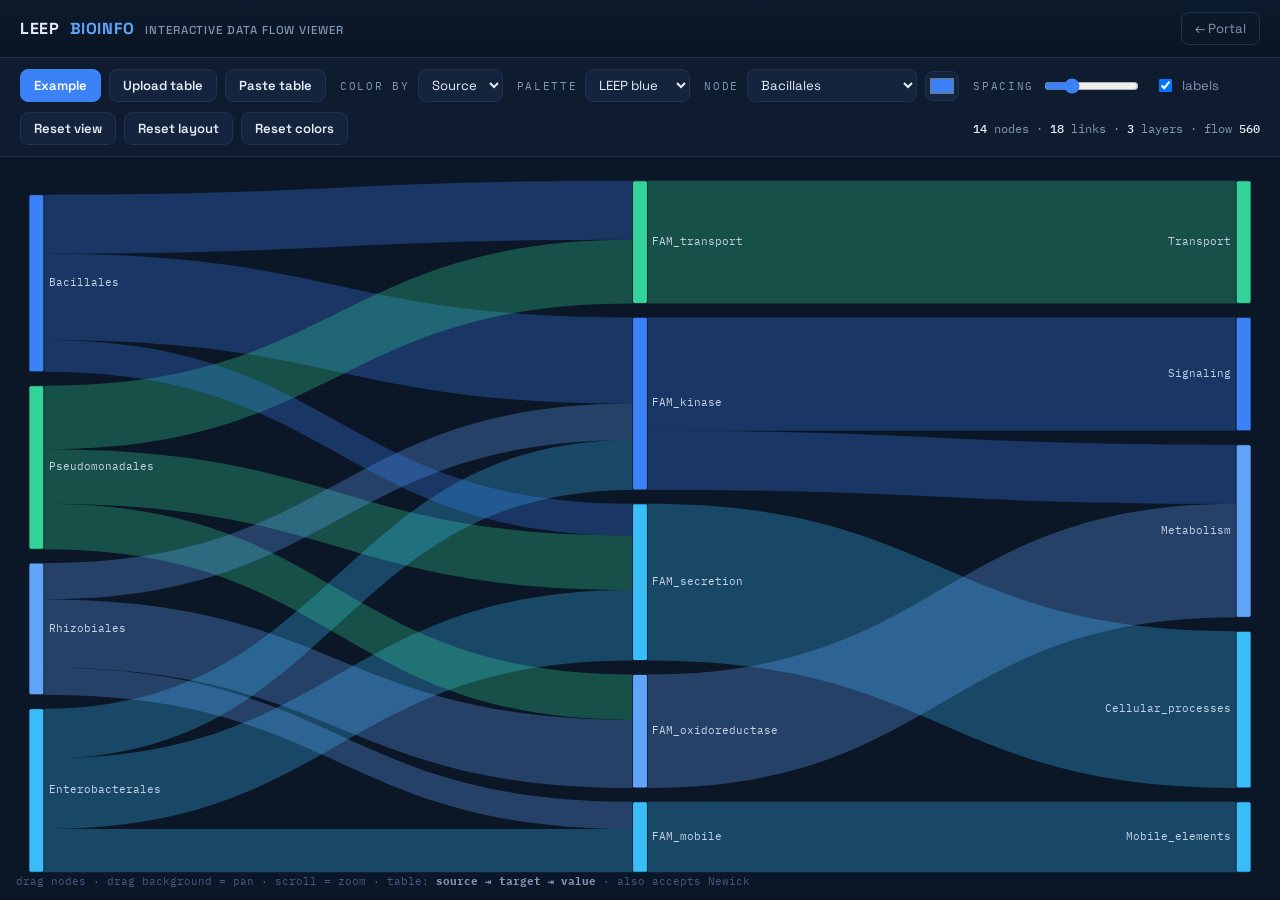
<file: viewers/flow.html>
<!DOCTYPE html>
<html lang="en">
<head>
<meta charset="utf-8">
<meta name="viewport" content="width=device-width, initial-scale=1">
<title>Interactive Data Flow Viewer · LEEP BIOINFO</title>
<meta name="description" content="Interactive Sankey flow viewer with draggable nodes and editable colors — LEEP BIOINFO.">

<link rel="preconnect" href="https://fonts.googleapis.com">
<link rel="preconnect" href="https://fonts.gstatic.com" crossorigin>
<link href="https://fonts.googleapis.com/css2?family=Space+Grotesk:wght@400;500;600;700&family=IBM+Plex+Mono:wght@400;500&display=swap" rel="stylesheet">

<style>
:root{
  --bg:#0a1422;
  --panel:#0f1c30;
  --panel2:#13243c;
  --line:#1f3252;
  --text:#e6edf6;
  --muted:#8195b0;
  --accent:#3b82f6;
  --accent2:#60a5fa;
  --accent3:#38bdf8;
  --ui:"Space Grotesk",system-ui,sans-serif;
  --mono:"IBM Plex Mono",ui-monospace,monospace;
}
*{box-sizing:border-box}
html,body{height:100%;margin:0}
body{
  background:var(--bg);
  color:var(--text);
  font-family:var(--ui);
  display:grid;
  grid-template-rows:auto auto 1fr;
  height:100dvh;
  overflow:hidden;
}
header{
  display:flex;
  align-items:center;
  gap:16px;
  padding:12px 20px;
  border-bottom:1px solid var(--line);
  background:linear-gradient(180deg,#0d1b2e,#0a1422);
}
.brand{
  display:flex;
  align-items:baseline;
  gap:10px;
  font-weight:700;
  letter-spacing:.04em;
}
.brand b{color:var(--accent2)}
.brand span{
  font-size:.72rem;
  font-weight:500;
  color:var(--muted);
  letter-spacing:.08em;
  text-transform:uppercase;
}
.spacer{flex:1}
.back{
  color:var(--muted);
  text-decoration:none;
  font-size:.82rem;
  border:1px solid var(--line);
  padding:7px 13px;
  border-radius:8px;
  transition:.15s;
}
.back:hover{
  color:var(--text);
  border-color:var(--accent);
  background:#10233c;
}
.toolbar{
  display:flex;
  flex-wrap:wrap;
  align-items:center;
  gap:10px 14px;
  padding:11px 20px;
  border-bottom:1px solid var(--line);
  background:var(--panel);
}
.grp{
  display:flex;
  align-items:center;
  gap:8px;
}
.lbl{
  font-family:var(--mono);
  font-size:.66rem;
  letter-spacing:.16em;
  text-transform:uppercase;
  color:var(--muted);
}
.btn{
  border:1px solid var(--line);
  background:var(--panel2);
  color:var(--text);
  font-family:var(--ui);
  font-weight:600;
  font-size:.82rem;
  padding:7px 13px;
  border-radius:8px;
  cursor:pointer;
  transition:.15s;
}
.btn:hover{border-color:var(--accent)}
.btn.primary{
  background:var(--accent);
  border-color:var(--accent);
  color:#fff;
}
.btn.primary:hover{background:#2f6fe0}
.upload{
  position:relative;
  overflow:hidden;
}
.upload input{
  position:absolute;
  inset:0;
  opacity:0;
  cursor:pointer;
}
select{
  background:var(--panel2);
  color:var(--text);
  border:1px solid var(--line);
  border-radius:8px;
  padding:6px 9px;
  font-family:var(--ui);
  font-size:.82rem;
  max-width:170px;
}
input[type=range]{width:95px;accent-color:var(--accent)}
input[type=color]{
  width:34px;
  height:30px;
  padding:2px;
  background:var(--panel2);
  border:1px solid var(--line);
  border-radius:8px;
  cursor:pointer;
}
.chk{
  display:flex;
  align-items:center;
  gap:7px;
  font-size:.82rem;
  color:var(--muted);
  cursor:pointer;
}
.info{
  font-family:var(--mono);
  font-size:.74rem;
  color:var(--muted);
}
.info b{color:var(--text);font-weight:500}
.stage{
  position:relative;
  min-height:0;
  background:#0b1626;
}
#svg{
  display:block;
  width:100%;
  height:100%;
  cursor:grab;
  user-select:none;
}
#svg:active{cursor:grabbing}
.link{
  fill-opacity:.30;
  transition:fill-opacity .12s;
  cursor:pointer;
}
.link.dim{fill-opacity:.06}
.link.hot{fill-opacity:.76}
.node rect{
  cursor:move;
  stroke:#0b1626;
  stroke-width:.8;
}
.node text{
  font-family:var(--mono);
  font-size:11px;
  fill:#c4d2e6;
  pointer-events:none;
}
.node.dim{opacity:.25}
.tip{
  position:absolute;
  pointer-events:none;
  background:#08111fee;
  border:1px solid var(--line);
  border-radius:7px;
  padding:6px 9px;
  font-family:var(--mono);
  font-size:.72rem;
  color:var(--text);
  display:none;
  white-space:nowrap;
  z-index:5;
}
.tip b{
  color:var(--accent3);
  font-weight:500;
}
.colbar{
  position:absolute;
  left:16px;
  bottom:12px;
  font-family:var(--mono);
  font-size:.68rem;
  color:#46597a;
}
.sheet{
  position:absolute;
  inset:0;
  background:#0a1422f2;
  backdrop-filter:blur(3px);
  z-index:8;
  display:none;
  flex-direction:column;
  padding:22px;
  gap:12px;
}
.sheet.show{display:flex}
.sheet h2{margin:0;font-size:1rem}
.sheet p{margin:0;color:var(--muted);font-size:.82rem}
.sheet textarea{
  flex:1;
  background:#081222;
  color:var(--text);
  border:1px solid var(--line);
  border-radius:10px;
  font-family:var(--mono);
  font-size:.82rem;
  padding:12px;
  resize:none;
}
.sheet .row{
  display:flex;
  gap:10px;
  justify-content:flex-end;
}
@media(max-width:760px){
  header,.toolbar{padding-left:12px;padding-right:12px}
  .brand{flex-wrap:wrap}
}
</style>
</head>

<body>

<header>
  <div class="brand">LEEP <b>BIOINFO</b> <span>Interactive Data Flow Viewer</span></div>
  <div class="spacer"></div>
  <a class="back" href="../index.html">← Portal</a>
</header>

<div class="toolbar">
  <div class="grp">
    <button class="btn primary" id="exBtn">Example</button>
    <button class="btn upload">Upload table<input type="file" id="fileInput" accept=".tsv,.csv,.txt,.nwk,.newick,.tree,.tre"></button>
    <button class="btn" id="pasteBtn">Paste table</button>
  </div>

  <div class="grp">
    <span class="lbl">Color by</span>
    <select id="colorSel">
      <option value="source">Source</option>
      <option value="target">Target</option>
    </select>
  </div>

  <div class="grp">
    <span class="lbl">Palette</span>
    <select id="paletteSel">
      <option value="leep">LEEP blue</option>
      <option value="vivid">Vivid</option>
      <option value="soft">Soft</option>
      <option value="warm">Warm</option>
      <option value="mono">Blue scale</option>
    </select>
  </div>

  <div class="grp">
    <span class="lbl">Node</span>
    <select id="nodeSel"></select>
    <input type="color" id="nodeColor" value="#3b82f6">
  </div>

  <div class="grp">
    <span class="lbl">Spacing</span>
    <input type="range" id="padRange" min="4" max="44" value="14">
  </div>

  <div class="grp">
    <label class="chk"><input type="checkbox" id="labelChk" checked> labels</label>
  </div>

  <div class="grp">
    <button class="btn" id="resetViewBtn">Reset view</button>
    <button class="btn" id="resetLayoutBtn">Reset layout</button>
    <button class="btn" id="resetColorsBtn">Reset colors</button>
  </div>

  <div class="grp spacer"></div>
  <div class="info" id="info">—</div>
</div>

<div class="stage">
  <svg id="svg" xmlns="http://www.w3.org/2000/svg"></svg>
  <div class="tip" id="tip"></div>

  <div class="colbar">
    drag nodes · drag background = pan · scroll = zoom · table: <b style="color:#8195b0">source ⇥ target ⇥ value</b> · also accepts Newick
  </div>

  <div class="sheet" id="sheet">
    <h2>Paste a flow table</h2>
    <p>
      One link per line:
      <b>source ⇥ target ⇥ value</b>.
      Separators accepted: tab, comma or semicolon. Lines starting with # are ignored. You can also paste a Newick tree.
    </p>
    <textarea id="pasteArea" spellcheck="false" placeholder="Taxon&#9;Protein_family&#9;38&#10;Protein_family&#9;Functional_category&#9;50&#10;&#10;or Newick:&#10;((A:0.1,B:0.2)95:0.3,C:0.4)100:0;"></textarea>
    <div class="row">
      <button class="btn" id="pasteCancel">Cancel</button>
      <button class="btn primary" id="pasteLoad">Load flows</button>
    </div>
  </div>
</div>

<script>
(function(){
"use strict";

var SVGNS="http://www.w3.org/2000/svg";
var svg=document.getElementById("svg");
var tip=document.getElementById("tip");
var stage=svg.parentNode;

var W=0,H=0;
var graph=null;
var colorMode="source";
var paletteName="leep";
var padN=14;
var showLabels=true;
var manualPos={};
var customColors={};
var view={x:0,y:0,w:100,h:100,ready:false};
var dragNode=null;
var panDrag=null;

var PALETTES={
  leep:["#3b82f6","#38bdf8","#34d399","#60a5fa","#22d3ee","#2563eb","#a3e635","#f59e0b"],
  vivid:["#38bdf8","#34d399","#f59e0b","#a78bfa","#f472b6","#22d3ee","#fb7185","#a3e635"],
  soft:["#7dd3fc","#86efac","#fde68a","#c4b5fd","#f9a8d4","#99f6e4","#fca5a5","#bef264"],
  warm:["#f59e0b","#fb7185","#f97316","#eab308","#ef4444","#d946ef","#a855f7","#22d3ee"],
  mono:["#dbeafe","#bfdbfe","#93c5fd","#60a5fa","#3b82f6","#2563eb","#1d4ed8","#1e40af"]
};

function palette(){
  return PALETTES[paletteName] || PALETTES.leep;
}

function parseFlows(text){
  var links=[];

  text.split(/\r?\n/).forEach(function(line){
    line=line.trim();
    if(!line || line[0]==="#")return;

    var p=line.split(/\t|,|;/).map(function(s){return s.trim();});
    if(p.length<3)return;

    var v=parseFloat(p[2]);
    if(!(v>0))return;

    links.push({s:p[0],t:p[1],v:v});
  });

  if(!links.length)throw new Error("No 'source, target, value' rows found.");
  return links;
}

function buildGraph(links){
  var nodes={};
  var order=[];

  function get(id){
    if(!nodes[id]){
      nodes[id]={id:id,inL:[],outL:[],layer:0,val:0};
      order.push(id);
    }
    return nodes[id];
  }

  links.forEach(function(l){
    l.S=get(l.s);
    l.T=get(l.t);
    l.S.outL.push(l);
    l.T.inL.push(l);
  });

  var visiting={};
  var visited={};

  function layerOf(n){
    if(visited[n.id])return n.layer;
    if(visiting[n.id])return n.layer;

    visiting[n.id]=true;

    if(!n.inL.length){
      n.layer=0;
    }else{
      var m=0;
      n.inL.forEach(function(l){
        var ll=layerOf(l.S)+1;
        if(ll>m)m=ll;
      });
      n.layer=m;
    }

    visiting[n.id]=false;
    visited[n.id]=true;
    return n.layer;
  }

  order.forEach(function(id){layerOf(nodes[id]);});

  order.forEach(function(id){
    var n=nodes[id];
    var si=n.inL.reduce(function(a,l){return a+l.v;},0);
    var so=n.outL.reduce(function(a,l){return a+l.v;},0);
    n.val=Math.max(si,so);
  });

  var maxLayer=0;
  order.forEach(function(id){
    if(nodes[id].layer>maxLayer)maxLayer=nodes[id].layer;
  });

  return {nodes:nodes,order:order,links:links,maxLayer:maxLayer,nodeW:15};
}

function layout(){
  var nodeW=15;
  var ML=24,MR=24,MT=24,MB=28;
  var cols=[];

  for(var L=0;L<=graph.maxLayer;L++)cols.push([]);

  graph.order.forEach(function(id){
    cols[graph.nodes[id].layer].push(graph.nodes[id]);
  });

  var colSum=cols.map(function(c){
    return c.reduce(function(a,n){return a+n.val;},0);
  });

  var maxCol=Math.max.apply(null,colSum)||1;

  var maxPad=Math.max.apply(null,cols.map(function(c){
    return Math.max(0,c.length-1)*padN;
  }));

  var scale=Math.max(0.0001,(H-MT-MB-maxPad)/maxCol);
  var innerW=W-ML-MR-nodeW;
  var dx=graph.maxLayer>0 ? innerW/graph.maxLayer : 0;

  cols.forEach(function(col,L){
    col.forEach(function(n){
      n.x=ML+L*dx;
      n.h=Math.max(2,n.val*scale);
    });
  });

  cols.forEach(function(col){
    var y=MT;
    col.forEach(function(n){
      n.y=y;
      y+=n.h+padN;
    });
  });

  function relaxLeft(){
    cols.forEach(function(col){
      col.forEach(function(n){
        if(n.inL.length){
          var w=0,s=0;
          n.inL.forEach(function(l){
            var c=l.S.y+l.S.h/2;
            w+=l.v;
            s+=c*l.v;
          });
          n.y=s/w-n.h/2;
        }
      });
    });
  }

  function relaxRight(){
    for(var L=graph.maxLayer;L>=0;L--){
      cols[L].forEach(function(n){
        if(n.outL.length){
          var w=0,s=0;
          n.outL.forEach(function(l){
            var c=l.T.y+l.T.h/2;
            w+=l.v;
            s+=c*l.v;
          });
          n.y=s/w-n.h/2;
        }
      });
    }
  }

  function resolve(){
    cols.forEach(function(col){
      col.sort(function(a,b){return a.y-b.y;});
      var y=MT;

      col.forEach(function(n){
        if(n.y<y)n.y=y;
        y=n.y+n.h+padN;
      });

      var over=y-padN-(H-MB);
      if(over>0){
        y=H-MB;
        for(var i=col.length-1;i>=0;i--){
          var n=col[i];
          if(n.y+n.h>y)n.y=y-n.h;
          y=n.y-padN;
        }
      }
    });
  }

  for(var it=0;it<10;it++){
    relaxRight();
    resolve();
    relaxLeft();
    resolve();
  }

  graph.order.forEach(function(id){
    var n=graph.nodes[id];
    if(manualPos[id]){
      n.x=manualPos[id].x;
      n.y=manualPos[id].y;
    }
  });

  graph.order.forEach(function(id){
    var n=graph.nodes[id];

    n.outL.sort(function(a,b){return a.T.y-b.T.y;});
    var oy=n.y;

    n.outL.forEach(function(l){
      l.sy0=oy;
      l.w=Math.max(0.8,l.v*scale);
      oy+=l.w;
    });

    n.inL.sort(function(a,b){return a.S.y-b.S.y;});
    var iy=n.y;

    n.inL.forEach(function(l){
      l.ty0=iy;
      iy+=Math.max(0.8,l.v*scale);
    });
  });

  graph.nodeW=nodeW;
}

function assignColors(){
  var pal=palette();
  var byLayer=graph.order.slice().sort(function(a,b){
    return graph.nodes[a].layer-graph.nodes[b].layer;
  });

  if(colorMode==="source"){
    var i=0;

    byLayer.forEach(function(id){
      var n=graph.nodes[id];

      if(n.layer===0){
        n.color=customColors[n.id] || pal[i++%pal.length];
      }else{
        var big=n.inL.slice().sort(function(a,b){return b.v-a.v;})[0];
        n.color=customColors[n.id] || (big ? big.S.color : "#5773a0");
      }
    });
  }else{
    var j=0;

    byLayer.slice().reverse().forEach(function(id){
      var n=graph.nodes[id];

      if(n.layer===graph.maxLayer){
        n.color=customColors[n.id] || pal[j++%pal.length];
      }else{
        var big=n.outL.slice().sort(function(a,b){return b.v-a.v;})[0];
        n.color=customColors[n.id] || (big ? big.T.color : "#5773a0");
      }
    });
  }

  graph.links.forEach(function(l){
    l.color=colorMode==="source"?l.S.color:l.T.color;
  });
}

function el(tag,attrs){
  var e=document.createElementNS(SVGNS,tag);
  for(var k in attrs)e.setAttribute(k,attrs[k]);
  return e;
}

function ribbon(l){
  var xs=l.S.x+graph.nodeW;
  var xt=l.T.x;
  var xm=(xs+xt)/2;
  var a0=l.sy0;
  var b0=l.ty0;
  var w=l.w;

  return "M"+xs+","+a0+
    "C"+xm+","+a0+" "+xm+","+b0+" "+xt+","+b0+
    "L"+xt+","+(b0+w)+
    "C"+xm+","+(b0+w)+" "+xm+","+(a0+w)+" "+xs+","+(a0+w)+"Z";
}

function setViewBox(){
  svg.setAttribute("viewBox",view.x+" "+view.y+" "+view.w+" "+view.h);
}

function resetView(){
  view={x:0,y:0,w:W,h:H,ready:true};
  setViewBox();
}

function svgPoint(e){
  var pt=svg.createSVGPoint();
  pt.x=e.clientX;
  pt.y=e.clientY;
  return pt.matrixTransform(svg.getScreenCTM().inverse());
}

function updateNodeSelector(){
  var sel=document.getElementById("nodeSel");
  sel.innerHTML="";

  if(!graph)return;

  graph.order.forEach(function(id){
    var o=document.createElement("option");
    o.value=id;
    o.textContent=id;
    sel.appendChild(o);
  });

  syncColorPicker();
}

function syncColorPicker(){
  var sel=document.getElementById("nodeSel");
  var pick=document.getElementById("nodeColor");

  if(!graph || !sel.value)return;

  var n=graph.nodes[sel.value];
  pick.value=customColors[sel.value] || n.color || "#3b82f6";
}

function render(){
  while(svg.firstChild)svg.removeChild(svg.firstChild);

  W=svg.clientWidth;
  H=svg.clientHeight;

  if(!graph || W<10 || H<10)return;

  if(!view.ready || view.w<=0 || view.h<=0){
    resetView();
  }else{
    setViewBox();
  }

  layout();
  assignColors();

  var gLinks=el("g",{});
  var gNodes=el("g",{});

  svg.appendChild(gLinks);
  svg.appendChild(gNodes);

  graph.links.slice().sort(function(a,b){
    return b.w-a.w;
  }).forEach(function(l){
    var p=el("path",{d:ribbon(l),fill:l.color,class:"link"});
    p.__link=l;
    gLinks.appendChild(p);

    p.addEventListener("mouseenter",function(e){
      focusLink(l);
      showTip(e,"<b>"+l.s+"</b> → <b>"+l.t+"</b> · "+fmt(l.v));
    });

    p.addEventListener("mousemove",moveTip);
    p.addEventListener("mouseleave",clearFocus);
  });

  graph.order.forEach(function(id){
    var n=graph.nodes[id];
    var grp=el("g",{class:"node"});
    n.__g=grp;
    gNodes.appendChild(grp);

    var rect=el("rect",{x:n.x,y:n.y,width:graph.nodeW,height:n.h,fill:n.color,rx:2});
    grp.appendChild(rect);

    if(showLabels){
      var left=n.x<W/2;
      var t=el("text",{
        x:left?n.x+graph.nodeW+5:n.x-5,
        y:n.y+n.h/2,
        "text-anchor":left?"start":"end",
        "dominant-baseline":"middle"
      });
      t.textContent=n.id;
      grp.appendChild(t);
    }

    grp.addEventListener("pointerdown",function(e){
      e.stopPropagation();
      var p=svgPoint(e);
      dragNode={
        id:n.id,
        dx:p.x-n.x,
        dy:p.y-n.y
      };
    });

    grp.addEventListener("mouseenter",function(e){
      focusNode(n);
      showTip(e,"<b>"+n.id+"</b> · "+fmt(n.val)+" · layer "+(n.layer+1));
      document.getElementById("nodeSel").value=n.id;
      syncColorPicker();
    });

    grp.addEventListener("mousemove",moveTip);
    grp.addEventListener("mouseleave",clearFocus);
  });

  updateInfo();
  syncColorPicker();
}

function fmt(v){
  return Math.round(v*100)/100;
}

function focusLink(l){
  svg.querySelectorAll(".link").forEach(function(p){
    p.classList.add("dim");
    p.classList.remove("hot");

    if(p.__link===l){
      p.classList.remove("dim");
      p.classList.add("hot");
    }
  });
}

function focusNode(n){
  var set=new Set();

  n.inL.concat(n.outL).forEach(function(l){set.add(l);});

  svg.querySelectorAll(".link").forEach(function(p){
    if(set.has(p.__link)){
      p.classList.remove("dim");
      p.classList.add("hot");
    }else{
      p.classList.add("dim");
      p.classList.remove("hot");
    }
  });
}

function clearFocus(){
  svg.querySelectorAll(".link").forEach(function(p){
    p.classList.remove("dim");
    p.classList.remove("hot");
  });

  tip.style.display="none";
}

function showTip(e,html){
  tip.innerHTML=html;
  tip.style.display="block";
  moveTip(e);
}

function moveTip(e){
  var r=stage.getBoundingClientRect();
  var mx=e.clientX-r.left;
  var my=e.clientY-r.top;
  var tx=mx+14;
  var ty=my+14;

  if(tx+tip.offsetWidth>r.width)tx=mx-tip.offsetWidth-10;

  tip.style.left=tx+"px";
  tip.style.top=ty+"px";
}

function updateInfo(){
  var total=graph.links.reduce(function(a,l){return a+l.v;},0);
  var moved=Object.keys(manualPos).length;
  var custom=Object.keys(customColors).length;

  document.getElementById("info").innerHTML=
    "<b>"+graph.order.length+"</b> nodes · "+
    "<b>"+graph.links.length+"</b> links · "+
    "<b>"+(graph.maxLayer+1)+"</b> layers · "+
    "flow <b>"+fmt(total)+"</b>"+
    (moved?" · moved <b>"+moved+"</b>":"")+
    (custom?" · custom colors <b>"+custom+"</b>":"");
}


function looksLikeNewick(text){
  var t=text.trim();
  return t[0]==="(" && /;\s*$/.test(t);
}

function newickToFlows(text){
  text=text.trim();

  var i=0;
  var internalCounter=0;
  var tipCounter=0;

  function skip(){
    while(i<text.length && /\s/.test(text[i]))i++;
  }

  function readName(){
    skip();

    var out="";

    if(text[i]==="'"){
      i++;
      while(i<text.length && text[i]!=="'"){
        out+=text[i++];
      }

      if(text[i]==="'")i++;
      return out.trim();
    }

    while(i<text.length && ",():;".indexOf(text[i])<0){
      out+=text[i++];
    }

    return out.trim();
  }

  function readLength(){
    skip();

    if(text[i]!==":")return null;

    i++;

    var out="";

    while(i<text.length && ",():;".indexOf(text[i])<0){
      out+=text[i++];
    }

    var v=parseFloat(out);
    return isFinite(v)?v:null;
  }

  function sanitizeName(x){
    return String(x || "")
      .trim()
      .replace(/\s+/g,"_")
      .replace(/[^\w.\-:|]/g,"_");
  }

  function parseNode(){
    skip();

    var nd={
      children:[],
      name:"",
      support:"",
      length:null,
      leaves:0
    };

    if(text[i]==="("){
      i++;

      nd.children.push(parseNode());
      skip();

      while(text[i]===","){
        i++;
        nd.children.push(parseNode());
        skip();
      }

      if(text[i]===")")i++;

      var label=readName();
      nd.length=readLength();
      nd.support=label || "";
      internalCounter++;

      if(label){
        nd.name="clade_"+String(internalCounter).padStart(2,"0")+"_support_"+sanitizeName(label);
      }else{
        nd.name="clade_"+String(internalCounter).padStart(2,"0");
      }
    }else{
      var nm=readName();
      nd.length=readLength();
      tipCounter++;
      nd.name=sanitizeName(nm || ("tip_"+tipCounter));
    }

    return nd;
  }

  function countLeaves(nd){
    if(!nd.children.length){
      nd.leaves=1;
      return 1;
    }

    var n=0;

    nd.children.forEach(function(c){
      n+=countLeaves(c);
    });

    nd.leaves=n;
    return n;
  }

  function branchValue(child){
    // Use descendant tip count as Sankey weight.
    // This makes clade size visible even when branch lengths are tiny.
    return Math.max(1,child.leaves || 1);
  }

  function walk(nd,links){
    nd.children.forEach(function(c){
      links.push({
        s:nd.name,
        t:c.name,
        v:branchValue(c)
      });

      walk(c,links);
    });
  }

  var root=parseNode();

  if(!root.name){
    root.name="root";
  }

  countLeaves(root);

  if(root.name.indexOf("clade_")===0){
    root.name="root_"+root.name;
  }

  var links=[];
  walk(root,links);

  if(!links.length){
    throw new Error("Newick tree did not produce any source-target links.");
  }

  return links;
}

function loadText(text){
  try{
    if(looksLikeNewick(text)){
      graph=buildGraph(newickToFlows(text));
    }else{
      graph=buildGraph(parseFlows(text));
    }

    manualPos={};
    customColors={};
    view.ready=false;
    updateNodeSelector();
    render();
  }catch(err){
    alert("Could not load: "+err.message+"\\n\\nFor tables, use: source target value. For trees, use valid Newick.");
  }
}

svg.addEventListener("pointerdown",function(e){
  if(e.target!==svg)return;

  panDrag={
    x:e.clientX,
    y:e.clientY,
    vx:view.x,
    vy:view.y
  };
});

window.addEventListener("pointermove",function(e){
  if(dragNode && graph){
    var p=svgPoint(e);
    var n=graph.nodes[dragNode.id];

    manualPos[n.id]={
      x:Math.max(-200,Math.min(W+200,p.x-dragNode.dx)),
      y:Math.max(-200,Math.min(H+200,p.y-dragNode.dy))
    };

    render();
    return;
  }

  if(panDrag){
    var dx=e.clientX-panDrag.x;
    var dy=e.clientY-panDrag.y;

    view.x=panDrag.vx-dx*(view.w/W);
    view.y=panDrag.vy-dy*(view.h/H);

    setViewBox();
  }
});

window.addEventListener("pointerup",function(){
  dragNode=null;
  panDrag=null;
});

svg.addEventListener("wheel",function(e){
  e.preventDefault();

  if(!view.ready)return;

  var p=svgPoint(e);
  var f=Math.exp(e.deltaY*0.0012);
  f=Math.max(0.55,Math.min(1.8,f));

  var nw=Math.max(W*0.25,Math.min(W*5,view.w*f));
  var nh=Math.max(H*0.25,Math.min(H*5,view.h*f));
  var fx=(p.x-view.x)/view.w;
  var fy=(p.y-view.y)/view.h;

  view.x=p.x-fx*nw;
  view.y=p.y-fy*nh;
  view.w=nw;
  view.h=nh;

  setViewBox();
},{passive:false});

document.getElementById("exBtn").onclick=function(){loadText(EXAMPLE);};

document.getElementById("colorSel").onchange=function(){
  colorMode=this.value;
  render();
};

document.getElementById("paletteSel").onchange=function(){
  paletteName=this.value;
  render();
};

document.getElementById("padRange").oninput=function(){
  padN=+this.value;
  render();
};

document.getElementById("labelChk").onchange=function(){
  showLabels=this.checked;
  render();
};

document.getElementById("nodeSel").onchange=syncColorPicker;

document.getElementById("nodeColor").oninput=function(){
  var id=document.getElementById("nodeSel").value;
  if(!id)return;
  customColors[id]=this.value;
  render();
};

document.getElementById("resetViewBtn").onclick=function(){
  resetView();
};

document.getElementById("resetLayoutBtn").onclick=function(){
  manualPos={};
  render();
};

document.getElementById("resetColorsBtn").onclick=function(){
  customColors={};
  render();
};

document.getElementById("fileInput").onchange=function(){
  var f=this.files[0];
  if(!f)return;

  var rd=new FileReader();
  rd.onload=function(){loadText(rd.result);};
  rd.readAsText(f);
  this.value="";
};

var sheet=document.getElementById("sheet");

document.getElementById("pasteBtn").onclick=function(){
  sheet.classList.add("show");
  document.getElementById("pasteArea").focus();
};

document.getElementById("pasteCancel").onclick=function(){
  sheet.classList.remove("show");
};

document.getElementById("pasteLoad").onclick=function(){
  loadText(document.getElementById("pasteArea").value);
  sheet.classList.remove("show");
};

window.addEventListener("resize",function(){
  view.ready=false;
  render();
});

var EXAMPLE=[
  "# Taxa -> protein-family clusters",
  "Bacillales\tFAM_kinase\t38",
  "Bacillales\tFAM_transport\t26",
  "Bacillales\tFAM_secretion\t14",
  "Enterobacterales\tFAM_kinase\t22",
  "Enterobacterales\tFAM_secretion\t31",
  "Enterobacterales\tFAM_mobile\t19",
  "Pseudomonadales\tFAM_transport\t28",
  "Pseudomonadales\tFAM_secretion\t24",
  "Pseudomonadales\tFAM_oxidoreductase\t20",
  "Rhizobiales\tFAM_kinase\t16",
  "Rhizobiales\tFAM_oxidoreductase\t30",
  "Rhizobiales\tFAM_mobile\t12",
  "# Clusters -> functional category",
  "FAM_kinase\tSignaling\t50",
  "FAM_kinase\tMetabolism\t26",
  "FAM_transport\tTransport\t54",
  "FAM_secretion\tCellular_processes\t69",
  "FAM_mobile\tMobile_elements\t31",
  "FAM_oxidoreductase\tMetabolism\t50"
].join("\n");

loadText(EXAMPLE);
})();
</script>

</body>
</html>
</file>
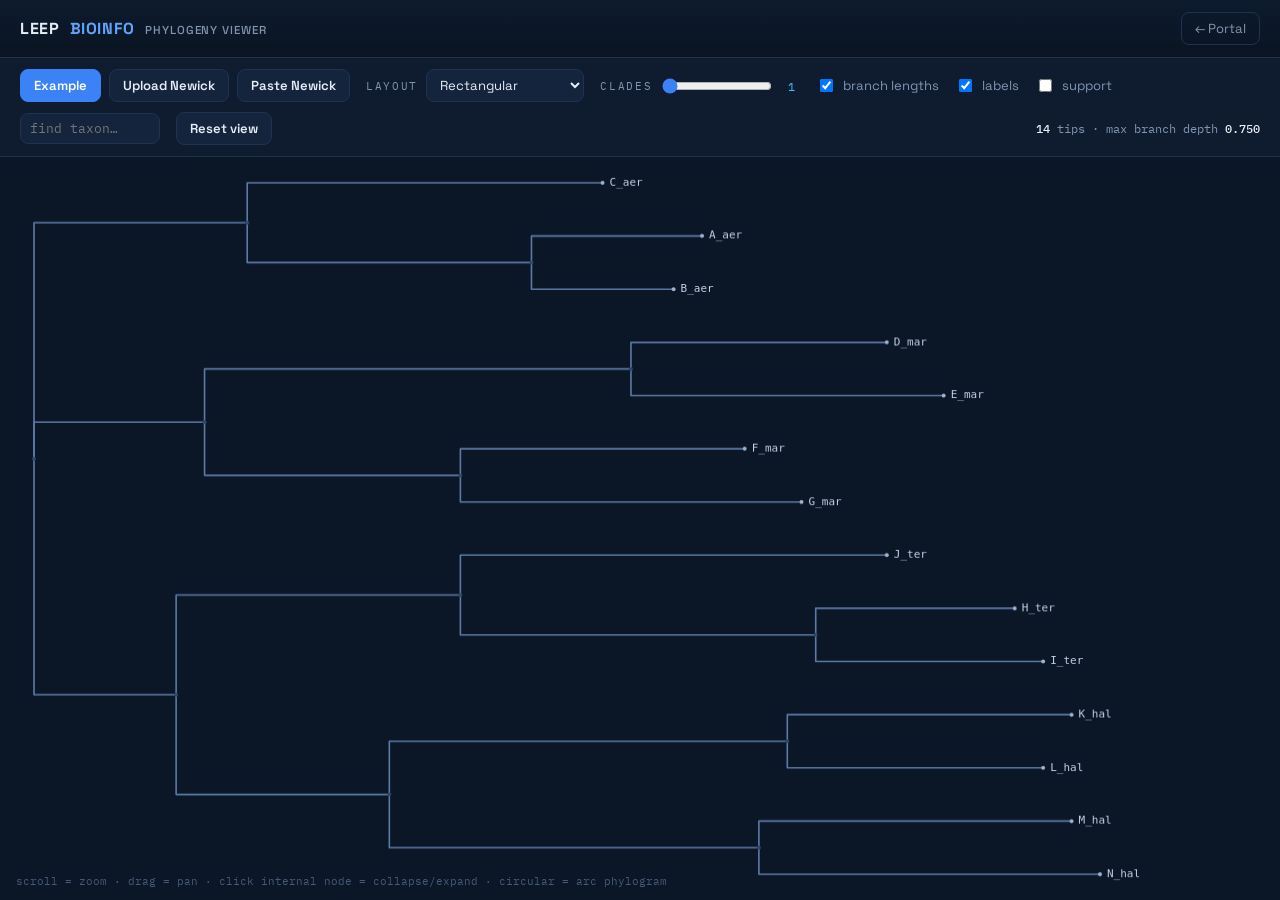
<file: viewers/phylogeny.html>
<!DOCTYPE html>
<html lang="en">
<head>
<meta charset="utf-8">
<meta name="viewport" content="width=device-width, initial-scale=1">
<title>Phylogeny Viewer · LEEP BIOINFO</title>
<meta name="description" content="Interactive phylogenetic tree viewer — LEEP BIOINFO.">
<link rel="preconnect" href="https://fonts.googleapis.com">
<link rel="preconnect" href="https://fonts.gstatic.com" crossorigin>
<link href="https://fonts.googleapis.com/css2?family=Space+Grotesk:wght@400;500;600;700&family=IBM+Plex+Mono:wght@400;500&display=swap" rel="stylesheet">
<style>
:root{
  --bg:#0a1422;--panel:#0f1c30;--panel2:#13243c;--line:#1f3252;
  --text:#e6edf6;--muted:#8195b0;--accent:#3b82f6;--accent2:#60a5fa;--accent3:#38bdf8;
  --ui:"Space Grotesk",system-ui,sans-serif;--mono:"IBM Plex Mono",ui-monospace,monospace;
}
*{box-sizing:border-box}
html,body{height:100%;margin:0}
body{
  background:var(--bg);color:var(--text);font-family:var(--ui);
  display:grid;grid-template-rows:auto auto 1fr;height:100dvh;overflow:hidden;
}
header{
  display:flex;align-items:center;gap:16px;padding:12px 20px;
  border-bottom:1px solid var(--line);background:linear-gradient(180deg,#0d1b2e,#0a1422);
}
.brand{display:flex;align-items:baseline;gap:10px;font-weight:700;letter-spacing:.04em}
.brand b{color:var(--accent2)}
.brand span{font-size:.72rem;font-weight:500;color:var(--muted);letter-spacing:.08em;text-transform:uppercase}
.spacer{flex:1}
.back{
  color:var(--muted);text-decoration:none;font-size:.82rem;border:1px solid var(--line);
  padding:7px 13px;border-radius:8px;transition:.15s;
}
.back:hover{color:var(--text);border-color:var(--accent);background:#10233c}
.toolbar{
  display:flex;flex-wrap:wrap;align-items:center;gap:10px 16px;padding:11px 20px;
  border-bottom:1px solid var(--line);background:var(--panel);
}
.grp{display:flex;align-items:center;gap:8px}
.lbl{font-family:var(--mono);font-size:.66rem;letter-spacing:.16em;text-transform:uppercase;color:var(--muted)}
.btn{
  border:1px solid var(--line);background:var(--panel2);color:var(--text);
  font-family:var(--ui);font-weight:600;font-size:.82rem;padding:7px 13px;border-radius:8px;
  cursor:pointer;transition:.15s;
}
.btn:hover{border-color:var(--accent)}
.btn.primary{background:var(--accent);border-color:var(--accent);color:#fff}
.btn.primary:hover{background:#2f6fe0}
.upload{position:relative;overflow:hidden}
.upload input{position:absolute;inset:0;opacity:0;cursor:pointer}
select,input[type=search]{
  background:var(--panel2);color:var(--text);border:1px solid var(--line);
  border-radius:8px;padding:6px 9px;font-family:var(--ui);font-size:.82rem;
}
input[type=search]{font-family:var(--mono);width:140px}
input[type=range]{width:110px;accent-color:var(--accent)}
.chk{display:flex;align-items:center;gap:7px;font-size:.82rem;color:var(--muted);cursor:pointer}
.val{font-family:var(--mono);font-size:.78rem;color:var(--accent3);min-width:1.4em;text-align:center}
.info{font-family:var(--mono);font-size:.74rem;color:var(--muted)}
.info b{color:var(--text);font-weight:500}
.stage{position:relative;min-height:0;background:#0b1626}
#cv{display:block;width:100%;height:100%;cursor:grab}
#cv:active{cursor:grabbing}
.hint{
  position:absolute;left:16px;bottom:12px;font-family:var(--mono);font-size:.68rem;
  color:#46597a;pointer-events:none;
}
.tip{
  position:absolute;pointer-events:none;background:#08111fee;border:1px solid var(--line);
  border-radius:7px;padding:6px 9px;font-family:var(--mono);font-size:.72rem;color:var(--text);
  display:none;white-space:nowrap;z-index:5;
}
.tip b{color:var(--accent3);font-weight:500}
.sheet{
  position:absolute;inset:0;background:#0a1422f2;backdrop-filter:blur(3px);z-index:8;
  display:none;flex-direction:column;padding:22px;gap:12px;
}
.sheet.show{display:flex}
.sheet h2{margin:0;font-size:1rem}
.sheet p{margin:0;color:var(--muted);font-size:.82rem}
.sheet textarea{
  flex:1;background:#081222;color:var(--text);border:1px solid var(--line);
  border-radius:10px;font-family:var(--mono);font-size:.82rem;padding:12px;resize:none;
}
.sheet .row{display:flex;gap:10px;justify-content:flex-end}
@media(max-width:760px){
  header,.toolbar{padding-left:12px;padding-right:12px}
  .brand{flex-wrap:wrap}
}
</style>
</head>
<body>

<header>
  <div class="brand">LEEP <b>BIOINFO</b> <span>Phylogeny Viewer</span></div>
  <div class="spacer"></div>
  <a class="back" href="../index.html">← Portal</a>
</header>

<div class="toolbar">
  <div class="grp">
    <button class="btn primary" id="exBtn">Example</button>
    <button class="btn upload">Upload Newick<input type="file" id="fileInput" accept=".nwk,.newick,.tree,.tre,.txt"></button>
    <button class="btn" id="pasteBtn">Paste Newick</button>
  </div>
  <div class="grp">
    <span class="lbl">Layout</span>
    <select id="layoutSel">
      <option value="rect">Rectangular</option>
      <option value="radial">Radial</option>
      <option value="circular">Circular phylogram</option>
      <option value="unrooted">Unrooted</option>
    </select>
  </div>
  <div class="grp">
    <span class="lbl">Clades</span>
    <input type="range" id="kRange" min="1" max="8" value="1">
    <span class="val" id="kVal">1</span>
  </div>
  <div class="grp"><label class="chk"><input type="checkbox" id="lenChk" checked> branch lengths</label></div>
  <div class="grp"><label class="chk"><input type="checkbox" id="labelChk" checked> labels</label></div>
  <div class="grp"><label class="chk"><input type="checkbox" id="supportChk"> support</label></div>
  <div class="grp"><input type="search" id="searchBox" placeholder="find taxon…"></div>
  <div class="grp"><button class="btn" id="resetBtn">Reset view</button></div>
  <div class="grp spacer"></div>
  <div class="info" id="info">—</div>
</div>

<div class="stage">
  <canvas id="cv"></canvas>
  <div class="hint">scroll = zoom · drag = pan · click internal node = collapse/expand · circular = arc phylogram</div>
  <div class="tip" id="tip"></div>

  <div class="sheet" id="sheet">
    <h2>Paste a Newick tree</h2>
    <p>Standard Newick format. Branch lengths and internal support labels are supported.</p>
    <textarea id="pasteArea" spellcheck="false" placeholder="((A:0.1,B:0.2)95:0.3,(C:0.1,D:0.4)80:0.2)100:0;"></textarea>
    <div class="row">
      <button class="btn" id="pasteCancel">Cancel</button>
      <button class="btn primary" id="pasteLoad">Load tree</button>
    </div>
  </div>
</div>

<script>
(function(){
"use strict";

var cv=document.getElementById("cv"),ctx=cv.getContext("2d"),tip=document.getElementById("tip");
var DPR=1,W=0,H=0;
var root=null,tips=[],maxDist=0,maxDepth=0;
var layout="rect",useLen=true,showLabels=true,showSupport=false,kClades=1,search="";
var zoom=1,panX=0,panY=0,collapsed=new Set();
var CLU=["#38bdf8","#34d399","#f59e0b","#a78bfa","#f472b6","#22d3ee","#fb7185","#a3e635"];

function parseNewick(s){
  s=s.trim();
  if(!s)throw new Error("Empty Newick.");
  var i=0,id=0;

  function readName(){
    var out="";
    if(s[i]==="'"){
      i++;
      while(i<s.length && s[i]!=="'")out+=s[i++];
      if(s[i]==="'")i++;
      return out;
    }
    while(i<s.length && ",():;".indexOf(s[i])<0)out+=s[i++];
    return out.trim();
  }

  function readLen(){
    if(s[i]!==":")return null;
    i++;
    var out="";
    while(i<s.length && ",():;".indexOf(s[i])<0)out+=s[i++];
    var v=parseFloat(out);
    return isFinite(v)?v:null;
  }

  function node(){
    var nd={id:id++,children:[],name:"",label:"",length:null,parent:null,collapsed:false,grp:-1};

    if(s[i]==="("){
      i++;
      nd.children.push(node());
      while(s[i]===","){
        i++;
        nd.children.push(node());
      }
      if(s[i]===")")i++;
      nd.label=readName();
      nd.length=readLen();
    }else{
      nd.name=readName();
      nd.length=readLen();
    }

    return nd;
  }

  var r=node();
  return r;
}

function children(nd){
  return collapsed.has(nd.id)?[]:nd.children;
}

function walk(nd,fn){
  fn(nd);
  children(nd).forEach(function(c){walk(c,fn)});
}

function countLeaves(nd){
  var ch=children(nd);
  if(!ch.length)return 1;
  var n=0;
  ch.forEach(function(c){n+=countLeaves(c)});
  return n;
}

function computeStats(){
  tips=[];
  maxDist=0;
  maxDepth=0;

  function rec(nd,parent,depth,dist){
    nd.parent=parent;
    nd.depth=depth;
    nd.dist=dist;
    nd.leafCount=countLeaves(nd);

    if(depth>maxDepth)maxDepth=depth;
    if(dist>maxDist)maxDist=dist;

    var ch=children(nd);

    if(!ch.length){
      nd.tipIndex=tips.length;
      tips.push(nd);
      return;
    }

    ch.sort(function(a,b){return countLeaves(a)-countLeaves(b)});
    ch.forEach(function(c){rec(c,nd,depth+1,dist+(c.length||0))});
  }

  rec(root,null,0,0);
}

function assignGroups(){
  walk(root,function(nd){nd.grp=-1});

  if(kClades<2)return;

  var groups=[root];

  while(groups.length<kClades){
    var bi=-1,bn=-1;

    for(var i=0;i<groups.length;i++){
      var ch=children(groups[i]);
      if(ch.length && groups[i].leafCount>bn){
        bn=groups[i].leafCount;
        bi=i;
      }
    }

    if(bi<0)break;

    var nd=groups.splice(bi,1)[0];
    children(nd).forEach(function(c){groups.push(c)});
  }

  groups.forEach(function(g,gi){
    walk(g,function(nd){nd.grp=gi});
  });
}

function layoutRect(){
  function sy(nd){
    var ch=children(nd);
    if(!ch.length){
      nd.py=nd.tipIndex;
      return nd.py;
    }

    ch.forEach(sy);
    nd.py=(ch[0].py+ch[ch.length-1].py)/2;
    return nd.py;
  }

  sy(root);

  walk(root,function(nd){
    nd.px=useLen?nd.dist:nd.depth;
  });
}

function layoutRadial(){
  var n=Math.max(1,tips.length-1);

  function ang(nd){
    var ch=children(nd);

    if(!ch.length){
      nd.ang=(nd.tipIndex/n)*Math.PI*2;
      return nd.ang;
    }

    ch.forEach(ang);
    nd.ang=(ch[0].ang+ch[ch.length-1].ang)/2;
    return nd.ang;
  }

  ang(root);

  walk(root,function(nd){
    var r=useLen?nd.dist:nd.depth;
    nd.px=Math.cos(nd.ang)*r;
    nd.py=Math.sin(nd.ang)*r;
  });
}

function layoutUnrooted(){
  root.px=0;
  root.py=0;

  function place(nd,a0,a1){
    var ch=children(nd);
    var a=a0;

    ch.forEach(function(c){
      var span=(a1-a0)*(c.leafCount/Math.max(1,nd.leafCount));
      var mid=a+span/2;
      var len=useLen?(c.length||0.05):1;

      c.px=nd.px+Math.cos(mid)*len;
      c.py=nd.py+Math.sin(mid)*len;

      place(c,a,a+span);
      a+=span;
    });
  }

  place(root,0,Math.PI*2);
}

function rebuild(){
  if(!root)return;

  computeStats();
  assignGroups();

  if(layout==="rect")layoutRect();
  else if(layout==="radial" || layout==="circular")layoutRadial();
  else layoutUnrooted();

  draw();
  updateInfo();
}

function color(nd){
  return nd.grp>=0?CLU[nd.grp%CLU.length]:"#5d7ba8";
}

function resize(){
  DPR=Math.min(window.devicePixelRatio||1,2);
  W=cv.clientWidth;
  H=cv.clientHeight;
  cv.width=W*DPR;
  cv.height=H*DPR;
  ctx.setTransform(DPR,0,0,DPR,0,0);
  draw();
}

window.addEventListener("resize",resize);

function bbox(){
  var b={x0:1e9,y0:1e9,x1:-1e9,y1:-1e9};

  walk(root,function(nd){
    if(nd.px<b.x0)b.x0=nd.px;
    if(nd.py<b.y0)b.y0=nd.py;
    if(nd.px>b.x1)b.x1=nd.px;
    if(nd.py>b.y1)b.y1=nd.py;
  });

  return b;
}

function transform(){
  if(layout==="rect"){
    var ML=34,MR=180,MT=26,MB=26;
    var mx=useLen?maxDist:maxDepth;
    var xs=(W-ML-MR)/Math.max(1e-6,mx)*zoom;
    var ys=(H-MT-MB)/Math.max(1,tips.length-1)*zoom;

    return function(px,py){
      return [ML+px*xs+panX,MT+py*ys+panY];
    };
  }

  var M=80,b=bbox(),bw=(b.x1-b.x0)||1,bh=(b.y1-b.y0)||1;
  var cx=(b.x0+b.x1)/2,cy=(b.y0+b.y1)/2;
  var sc=Math.min((W-2*M)/bw,(H-2*M)/bh)*zoom;

  return function(px,py){
    return [W/2+(px-cx)*sc+panX,H/2+(py-cy)*sc+panY];
  };
}


function draw(){
  ctx.clearRect(0,0,W,H);
  ctx.fillStyle="#0b1626";
  ctx.fillRect(0,0,W,H);

  if(!root)return;

  var S=transform();

  ctx.lineCap="round";
  ctx.lineJoin="round";

  if(layout==="circular"){
    drawCircularPhylogram(S);
  }else{
    walk(root,function(nd){
      children(nd).forEach(function(c){
        var p=S(nd.px,nd.py),q=S(c.px,c.py);

        ctx.strokeStyle=color(c);
        ctx.lineWidth=1.6;
        ctx.beginPath();

        if(layout==="rect"){
          ctx.moveTo(p[0],q[1]);
          ctx.lineTo(q[0],q[1]);
          ctx.moveTo(p[0],p[1]);
          ctx.lineTo(p[0],q[1]);
        }else{
          ctx.moveTo(p[0],p[1]);
          ctx.lineTo(q[0],q[1]);
        }

        ctx.stroke();
      });
    });
  }

  ctx.font="11px 'IBM Plex Mono', monospace";

  walk(root,function(nd){
    var p=S(nd.px,nd.py);
    var ch=children(nd);
    var isTip=!ch.length;
    var isHit=search && nd.name && nd.name.toLowerCase().indexOf(search)>=0;

    if(isTip){
      ctx.fillStyle=nd.grp>=0?CLU[nd.grp%CLU.length]:"#9fb3d0";
      ctx.beginPath();
      ctx.arc(p[0],p[1],isHit?4:2,0,Math.PI*2);
      ctx.fill();

      if(isHit){
        ctx.strokeStyle="#fde047";
        ctx.lineWidth=1.6;
        ctx.beginPath();
        ctx.arc(p[0],p[1],7,0,Math.PI*2);
        ctx.stroke();
      }

      if(showLabels)drawLabel(nd,p,nd.name||"",isHit);
    }else{
      ctx.fillStyle=collapsed.has(nd.id)?color(nd):"#314765";
      ctx.beginPath();
      ctx.arc(p[0],p[1],collapsed.has(nd.id)?4:2,0,Math.PI*2);
      ctx.fill();

      if(showSupport && nd.label){
        ctx.fillStyle="#7f93b3";
        ctx.font="9px 'IBM Plex Mono', monospace";
        ctx.textAlign="center";
        ctx.textBaseline="bottom";
        ctx.fillText(nd.label,p[0],p[1]-4);
        ctx.font="11px 'IBM Plex Mono', monospace";
      }
    }
  });
}

function drawCircularPhylogram(S){
  var C=S(0,0);

  function normAng(a){
    while(a<0)a+=Math.PI*2;
    while(a>=Math.PI*2)a-=Math.PI*2;
    return a;
  }

  function arcBetween(a0,a1){
    a0=normAng(a0);
    a1=normAng(a1);

    var diff=a1-a0;

    if(diff>Math.PI)diff-=Math.PI*2;
    if(diff<-Math.PI)diff+=Math.PI*2;

    return [a0,a0+diff];
  }

  function radiusOf(nd){
    var p=S(nd.px,nd.py);
    var dx=p[0]-C[0];
    var dy=p[1]-C[1];
    return Math.sqrt(dx*dx+dy*dy);
  }


  // First draw circular arcs connecting descendant branches at each internal radius.
  walk(root,function(nd){
    var ch=children(nd);
    if(!ch.length)return;

    var r=radiusOf(nd);
    if(r<1)return;

    var a0=ch[0].ang;
    var a1=ch[ch.length-1].ang;
    var ab=arcBetween(a0,a1);

    ctx.strokeStyle=color(nd);
    ctx.lineWidth=1.35;
    ctx.beginPath();
    ctx.arc(C[0],C[1],r,ab[0],ab[1],ab[1]<ab[0]);
    ctx.stroke();
  });

  // Then draw radial branches from parent radius to child radius.
  walk(root,function(nd){
    children(nd).forEach(function(c){
      var rp=radiusOf(nd);
      var rc=radiusOf(c);
      var a=c.ang;

      var p=[C[0]+Math.cos(a)*rp,C[1]+Math.sin(a)*rp];
      var q=[C[0]+Math.cos(a)*rc,C[1]+Math.sin(a)*rc];

      ctx.strokeStyle=color(c);
      ctx.lineWidth=1.55;
      ctx.beginPath();
      ctx.moveTo(p[0],p[1]);
      ctx.lineTo(q[0],q[1]);
      ctx.stroke();
    });
  });
}

function drawLabel(nd,p,text,hit){
  if(!text)return;

  ctx.fillStyle=hit?"#fde047":(nd.grp>=0?CLU[nd.grp%CLU.length]:"#c4d2e6");

  if(layout==="rect"){
    ctx.textAlign="left";
    ctx.textBaseline="middle";
    ctx.fillText(text,p[0]+7,p[1]);
  }else{
    var a=Math.atan2(p[1]-H/2,p[0]-W/2);
    ctx.save();
    ctx.translate(p[0],p[1]);
    ctx.textBaseline="middle";

    if(a>Math.PI/2 || a<-Math.PI/2){
      ctx.rotate(a+Math.PI);
      ctx.textAlign="right";
      ctx.fillText(text,-7,0);
    }else{
      ctx.rotate(a);
      ctx.textAlign="left";
      ctx.fillText(text,7,0);
    }

    ctx.restore();
  }
}

function updateInfo(){
  document.getElementById("info").innerHTML=
    "<b>"+tips.length+"</b> tips · "+
    (useLen?"max branch depth <b>"+maxDist.toFixed(3)+"</b>":"cladogram")+
    (kClades>1?" · <b>"+kClades+"</b> clades":"")+
    (collapsed.size?" · <b>"+collapsed.size+"</b> collapsed":"");
}

function nearest(e){
  var rect=cv.getBoundingClientRect();
  var mx=e.clientX-rect.left,my=e.clientY-rect.top;
  var S=transform();
  var best=null,bd=14*14;

  walk(root,function(nd){
    var p=S(nd.px,nd.py);
    var d=(p[0]-mx)*(p[0]-mx)+(p[1]-my)*(p[1]-my);

    if(d<bd){
      bd=d;
      best=nd;
    }
  });

  return best;
}

cv.addEventListener("wheel",function(e){
  e.preventDefault();
  var f=Math.exp(-e.deltaY*0.0012);
  zoom=Math.max(0.2,Math.min(12,zoom*f));
  draw();
},{passive:false});

var drag=null,moved=false;

cv.addEventListener("pointerdown",function(e){
  drag={x:e.clientX,y:e.clientY,px:panX,py:panY};
  moved=false;
  cv.setPointerCapture(e.pointerId);
});

cv.addEventListener("pointermove",function(e){
  if(drag){
    var dx=e.clientX-drag.x,dy=e.clientY-drag.y;

    if(Math.abs(dx)+Math.abs(dy)>3)moved=true;

    panX=drag.px+dx;
    panY=drag.py+dy;

    draw();
    return;
  }

  hover(e);
});

cv.addEventListener("pointerup",function(e){
  if(drag && !moved){
    var nd=nearest(e);

    if(nd && nd.children.length){
      if(collapsed.has(nd.id))collapsed.delete(nd.id);
      else collapsed.add(nd.id);

      rebuild();
    }
  }

  drag=null;
});

cv.addEventListener("pointerleave",function(){
  tip.style.display="none";
});

function hover(e){
  if(!root)return;

  var nd=nearest(e);

  if(!nd){
    tip.style.display="none";
    return;
  }

  var rect=cv.getBoundingClientRect();
  var mx=e.clientX-rect.left,my=e.clientY-rect.top;

  if(nd.children.length){
    tip.innerHTML="internal node · "+nd.leafCount+" tips"+(nd.label?" · support "+nd.label:"")+(collapsed.has(nd.id)?" · collapsed":"");
  }else{
    tip.innerHTML="<b>"+(nd.name||"tip")+"</b>"+(nd.length!=null?" · branch "+nd.length:"");
  }

  tip.style.display="block";

  var tx=mx+14,ty=my+14;

  if(tx+tip.offsetWidth>W)tx=mx-tip.offsetWidth-10;

  tip.style.left=tx+"px";
  tip.style.top=ty+"px";
}

function loadTree(text){
  try{
    root=parseNewick(text);
    collapsed=new Set();
    zoom=1;
    panX=0;
    panY=0;
    rebuild();
  }catch(err){
    alert("Could not parse tree: "+err.message);
  }
}

document.getElementById("layoutSel").onchange=function(){
  layout=this.value;
  zoom=1;
  panX=0;
  panY=0;
  rebuild();
};

document.getElementById("kRange").oninput=function(){
  kClades=+this.value;
  document.getElementById("kVal").textContent=this.value;
  rebuild();
};

document.getElementById("lenChk").onchange=function(){
  useLen=this.checked;
  rebuild();
};

document.getElementById("labelChk").onchange=function(){
  showLabels=this.checked;
  draw();
};

document.getElementById("supportChk").onchange=function(){
  showSupport=this.checked;
  draw();
};

document.getElementById("searchBox").oninput=function(){
  search=this.value.trim().toLowerCase();
  draw();
};

document.getElementById("resetBtn").onclick=function(){
  zoom=1;
  panX=0;
  panY=0;
  draw();
};

document.getElementById("exBtn").onclick=function(){
  loadTree(EXAMPLE);
};

document.getElementById("fileInput").onchange=function(){
  var f=this.files[0];

  if(!f)return;

  var rd=new FileReader();

  rd.onload=function(){
    loadTree(rd.result);
  };

  rd.readAsText(f);
  this.value="";
};

var sheet=document.getElementById("sheet");

document.getElementById("pasteBtn").onclick=function(){
  sheet.classList.add("show");
  document.getElementById("pasteArea").focus();
};

document.getElementById("pasteCancel").onclick=function(){
  sheet.classList.remove("show");
};

document.getElementById("pasteLoad").onclick=function(){
  loadTree(document.getElementById("pasteArea").value);
  sheet.classList.remove("show");
};

var EXAMPLE="(((A_aer:0.12,B_aer:0.10)98:0.20,C_aer:0.25)90:0.15,((D_mar:0.18,E_mar:0.22)95:0.30,(F_mar:0.20,G_mar:0.24)88:0.18)80:0.12,(((H_ter:0.14,I_ter:0.16)99:0.25,J_ter:0.30)85:0.20,((K_hal:0.20,L_hal:0.18)92:0.28,(M_hal:0.22,N_hal:0.24)90:0.26)78:0.15)82:0.10)100:0.0;";

resize();
loadTree(EXAMPLE);
})();
</script>
</body>
</html>
</file>
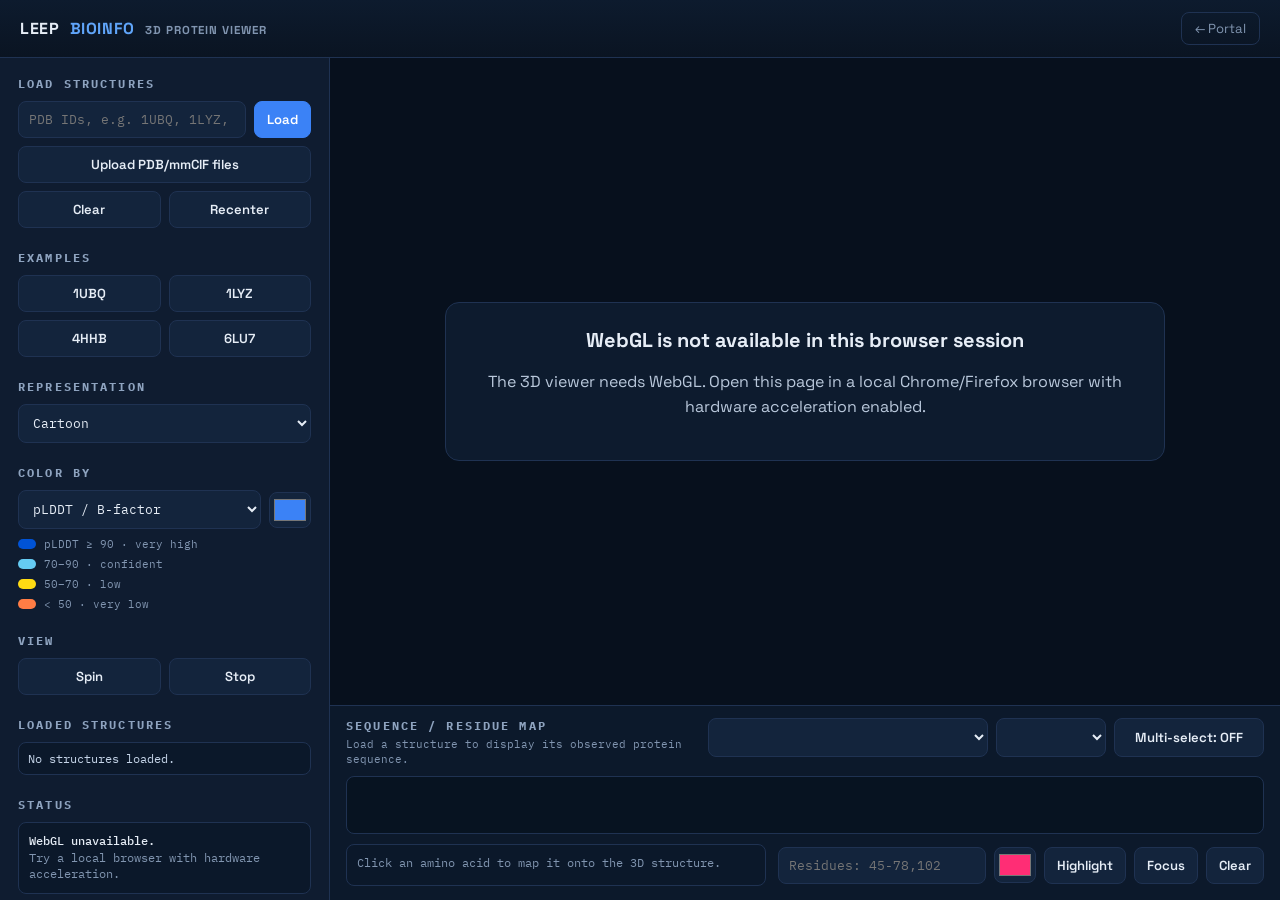
<file: viewers/protein.html>
<!DOCTYPE html>
<html lang="en">
<head>
<meta charset="utf-8">
<meta name="viewport" content="width=device-width, initial-scale=1">
<title>3D Protein Viewer · LEEP BIOINFO</title>
<meta name="description" content="Interactive 3D protein structure viewer with multi-model loading and pLDDT/B-factor coloring — LEEP BIOINFO.">

<link rel="preconnect" href="https://fonts.googleapis.com">
<link rel="preconnect" href="https://fonts.gstatic.com" crossorigin>
<link href="https://fonts.googleapis.com/css2?family=Space+Grotesk:wght@400;500;600;700&family=IBM+Plex+Mono:wght@400;500&display=swap" rel="stylesheet">

<script src="https://3Dmol.org/build/3Dmol-min.js"></script>

<style>
:root{
  --bg:#0a1422;
  --panel:#0f1c30;
  --panel2:#13243c;
  --line:#1f3252;
  --text:#e6edf6;
  --muted:#8195b0;
  --accent:#3b82f6;
  --accent2:#60a5fa;
  --accent3:#38bdf8;
  --ui:"Space Grotesk",system-ui,sans-serif;
  --mono:"IBM Plex Mono",ui-monospace,monospace;
}
*{box-sizing:border-box}
html,body{height:100%;margin:0}
body{
  background:var(--bg);
  color:var(--text);
  font-family:var(--ui);
  display:grid;
  grid-template-rows:auto 1fr;
  height:100dvh;
  overflow:hidden;
}
header{
  display:flex;
  align-items:center;
  gap:16px;
  padding:12px 20px;
  border-bottom:1px solid var(--line);
  background:linear-gradient(180deg,#0d1b2e,#0a1422);
}
.brand{
  display:flex;
  align-items:baseline;
  gap:10px;
  font-weight:700;
  letter-spacing:.04em;
}
.brand b{color:var(--accent2)}
.brand span{
  font-size:.72rem;
  color:var(--muted);
  letter-spacing:.08em;
  text-transform:uppercase;
}
.spacer{flex:1}
.back{
  color:var(--muted);
  text-decoration:none;
  font-size:.82rem;
  border:1px solid var(--line);
  padding:7px 13px;
  border-radius:8px;
  transition:.15s;
}
.back:hover{
  color:var(--text);
  border-color:var(--accent);
  background:#10233c;
}
.app{
  min-height:0;
  display:grid;
  grid-template-columns:330px 1fr;
}
.side{
  min-height:0;
  overflow:auto;
  background:var(--panel);
  border-right:1px solid var(--line);
  padding:18px;
}
.stage{
  position:relative;
  min-height:0;
  background:#07101d;
}
#viewer{
  position:absolute;
  inset:0;
}
.section{
  margin-bottom:22px;
}
h2{
  font-size:.74rem;
  font-family:var(--mono);
  color:#8ea3bf;
  letter-spacing:.18em;
  text-transform:uppercase;
  margin:0 0 10px;
}
.row{
  display:flex;
  gap:8px;
  align-items:center;
  margin-bottom:8px;
}
input[type=text],select{
  width:100%;
  background:var(--panel2);
  color:var(--text);
  border:1px solid var(--line);
  border-radius:8px;
  padding:9px 10px;
  font-family:var(--mono);
  font-size:.82rem;
}
input[type=color]{
  width:42px;
  min-width:42px;
  height:36px;
  background:var(--panel2);
  border:1px solid var(--line);
  border-radius:8px;
  padding:2px;
}
.btn{
  border:1px solid var(--line);
  background:var(--panel2);
  color:var(--text);
  font-family:var(--ui);
  font-weight:600;
  font-size:.82rem;
  padding:9px 12px;
  border-radius:8px;
  cursor:pointer;
  transition:.15s;
  white-space:nowrap;
}
.btn:hover{border-color:var(--accent)}
.btn.primary{
  background:var(--accent);
  border-color:var(--accent);
  color:#fff;
}
.btn.primary:hover{background:#2f6fe0}
.btn.full{width:100%}
.upload{
  position:relative;
  overflow:hidden;
}
.upload input{
  position:absolute;
  inset:0;
  opacity:0;
  cursor:pointer;
}
.grid2{
  display:grid;
  grid-template-columns:1fr 1fr;
  gap:8px;
}
.status{
  font-family:var(--mono);
  font-size:.72rem;
  color:var(--muted);
  line-height:1.45;
  padding:10px;
  border:1px solid var(--line);
  border-radius:8px;
  background:#0b182a;
}
.status b{color:var(--text);font-weight:500}
.list{
  display:flex;
  flex-direction:column;
  gap:6px;
}
.item{
  font-family:var(--mono);
  font-size:.72rem;
  color:#c5d4e8;
  background:#0b182a;
  border:1px solid var(--line);
  border-radius:8px;
  padding:8px 9px;
  overflow:hidden;
  text-overflow:ellipsis;
  white-space:nowrap;
}
.legend{
  display:grid;
  grid-template-columns:18px 1fr;
  gap:6px 8px;
  align-items:center;
  font-family:var(--mono);
  font-size:.70rem;
  color:var(--muted);
}
.sw{
  width:18px;
  height:10px;
  border-radius:999px;
}
.note{
  font-family:var(--mono);
  font-size:.68rem;
  color:#64799a;
  line-height:1.55;
}

/* Sequence ↔ structure mapping */

.stage{
  position:relative;
  min-height:0;
  display:grid;
  grid-template-rows:minmax(0,1fr) auto;
  background:#07101d;
}

.viewer-wrap{
  position:relative;
  min-height:0;
}

#viewer{
  position:absolute;
  inset:0;
}

.sequence-dock{
  background:#0c192b;
  border-top:1px solid var(--line);
  padding:12px 16px 14px;
  max-height:310px;
  overflow:auto;
  z-index:3;
}

.sequence-dock-head{
  display:grid;
  grid-template-columns:1fr auto;
  gap:20px;
  align-items:start;
  margin-bottom:8px;
}

.sequence-dock h2{
  margin-bottom:4px;
}

.seq-controls{
  display:grid;
  grid-template-columns:minmax(180px,280px) 110px 150px;
  gap:8px;
}

.multi-toggle{
  min-width:150px;
}

.multi-toggle.on{
  background:#ff2d75;
  border-color:#ff8ab1;
  color:#fff;
  box-shadow:0 0 0 2px #ff2d7530;
}

.seq-meta{
  font-family:var(--mono);
  font-size:.70rem;
  color:#8195b0;
  line-height:1.4;
}

.sequence-view{
  display:flex;
  flex-wrap:wrap;
  align-items:center;
  gap:3px;
  overflow:auto;
  padding:10px 12px;
  min-height:58px;
  max-height:145px;
  background:#071321;
  border:1px solid var(--line);
  border-radius:8px;
  margin-bottom:10px;
}

.residue{
  appearance:none;
  border:1px solid transparent;
  padding:0;
  margin:0;
  width:25px;
  height:28px;
  display:grid;
  place-items:center;
  border-radius:5px;
  background:#0b182a;
  color:#d8e5f5;
  font-family:var(--mono);
  font-size:.76rem;
  cursor:pointer;
  transition:.12s;
}

.residue:hover{
  background:#19395e;
  border-color:#3b82f6;
  color:#fff;
  transform:translateY(-1px);
}

.residue.selected{
  background:#8f1f4c;
  border-color:#d94a82;
  color:#fff;
  font-weight:600;
}

.residue.active{
  background:#ff2d75;
  border-color:#ffffff;
  color:#fff;
  font-weight:700;
  box-shadow:
    0 0 0 2px #ff2d7560,
    0 0 12px #ff2d7550;
}

.residue.decade{
  margin-right:8px;
}

.seq-gap{
  display:inline-grid;
  place-items:center;
  min-width:25px;
  height:28px;
  color:#f59e0b;
  font-family:var(--mono);
}

.sequence-actions{
  display:grid;
  grid-template-columns:minmax(250px,420px) 1fr;
  gap:12px;
  align-items:center;
}

.seq-selected{
  min-height:42px;
}

.region-controls{
  display:grid;
  grid-template-columns:minmax(170px,1fr) 42px auto auto auto;
  gap:8px;
  align-items:center;
}

.warn{
  position:absolute;
  inset:0;
  display:none;
  place-items:center;
  padding:28px;
  text-align:center;
  background:#07101d;
  z-index:5;
}
.warn.show{display:grid}
.warnbox{
  max-width:720px;
  border:1px solid var(--line);
  background:#0d1b2e;
  border-radius:14px;
  padding:24px;
}
.warnbox h1{
  margin:0 0 10px;
  font-size:1.25rem;
}
.warnbox p{
  color:#b9c8db;
  line-height:1.6;
}
.warnbox code{
  font-family:var(--mono);
  color:var(--accent3);
}
@media(max-width:900px){
  .app{grid-template-columns:1fr}
  .side{max-height:44dvh;border-right:0;border-bottom:1px solid var(--line)}
}
</style>
</head>

<body>

<header>
  <div class="brand">LEEP <b>BIOINFO</b> <span>3D Protein Viewer</span></div>
  <div class="spacer"></div>
  <a class="back" href="../index.html">← Portal</a>
</header>

<div class="app">
  <aside class="side">
    <div class="section">
      <h2>Load structures</h2>
      <div class="row">
        <input id="pdbInput" type="text" placeholder="PDB IDs, e.g. 1UBQ, 1LYZ, 4HHB">
        <button class="btn primary" id="loadPdbBtn">Load</button>
      </div>
      <div class="row">
        <button class="btn upload full">Upload PDB/mmCIF files
          <input type="file" id="fileInput" accept=".pdb,.ent,.cif,.mmcif,.txt" multiple>
        </button>
      </div>
      <div class="grid2">
        <button class="btn" id="clearBtn">Clear</button>
        <button class="btn" id="recenterBtn">Recenter</button>
      </div>
    </div>

    <div class="section">
      <h2>Examples</h2>
      <div class="grid2">
        <button class="btn ex" data-pdb="1UBQ">1UBQ</button>
        <button class="btn ex" data-pdb="1LYZ">1LYZ</button>
        <button class="btn ex" data-pdb="4HHB">4HHB</button>
        <button class="btn ex" data-pdb="6LU7">6LU7</button>
      </div>
    </div>

    <div class="section">
      <h2>Representation</h2>
      <select id="repSel">
        <option value="cartoon">Cartoon</option>
        <option value="stick">Stick</option>
        <option value="sphere">Sphere</option>
        <option value="line">Line</option>
      </select>
    </div>

    <div class="section">
      <h2>Color by</h2>
      <div class="row">
        <select id="colorSel">
          <option value="plddt">pLDDT / B-factor</option>
          <option value="chain">Chain</option>
          <option value="model">Loaded model</option>
          <option value="element">Element</option>
          <option value="uniform">Uniform</option>
        </select>
        <input type="color" id="uniformColor" value="#3b82f6">
      </div>

      <div class="legend" id="legend">
        <span class="sw" style="background:#0053D6"></span><span>pLDDT ≥ 90 · very high</span>
        <span class="sw" style="background:#65CBF3"></span><span>70–90 · confident</span>
        <span class="sw" style="background:#FFDB13"></span><span>50–70 · low</span>
        <span class="sw" style="background:#FF7D45"></span><span>&lt; 50 · very low</span>
      </div>
    </div>

    <div class="section">
      <h2>View</h2>
      <div class="grid2">
        <button class="btn" id="spinBtn">Spin</button>
        <button class="btn" id="stopBtn">Stop</button>
      </div>
    </div>

    <div class="section">
      <h2>Loaded structures</h2>
      <div class="list" id="modelList"></div>
    </div>

    <div class="section">
      <h2>Status</h2>
      <div class="status" id="status">
        Waiting for structure.
      </div>
      <p class="note">
        For AlphaFold/ColabFold/AF3-style PDB files, pLDDT is commonly stored in the B-factor column.
        Experimental PDB files also have B-factors, but they do not mean pLDDT.
      </p>
    </div>
  </aside>

  <main class="stage">

    <div class="viewer-wrap">
      <div id="viewer"></div>

      <div class="warn" id="webglWarn">
        <div class="warnbox">
          <h1>WebGL is not available in this browser session</h1>
          <p>
            The 3D viewer needs WebGL. Open this page in a local
            Chrome/Firefox browser with hardware acceleration enabled.
          </p>
        </div>
      </div>
    </div>

    <section class="sequence-dock">

      <div class="sequence-dock-head">
        <div>
          <h2>Sequence / residue map</h2>
          <div class="seq-meta" id="seqMeta">
            Load a structure to display its observed protein sequence.
          </div>
        </div>

        <div class="seq-controls">
          <select id="seqModelSel" aria-label="Structure"></select>
          <select id="seqChainSel" aria-label="Chain"></select>
          <button
            class="btn multi-toggle"
            id="multiSelectBtn"
            type="button"
            title="Keep multiple residues selected"
          >
            Multi-select: OFF
          </button>
        </div>
      </div>

      <div class="sequence-view" id="sequenceView"></div>

      <div class="sequence-actions">

        <div class="status seq-selected" id="residueInfo">
          Click an amino acid to locate it in the 3D structure.
        </div>

        <div class="region-controls">
          <input
            id="regionInput"
            type="text"
            placeholder="Residues: 45-78,102"
          >

          <input
            id="regionColor"
            type="color"
            value="#ff2d75"
          >

          <button class="btn" id="highlightBtn">Highlight</button>
          <button class="btn" id="focusBtn">Focus</button>
          <button class="btn" id="clearHighlightBtn">Clear</button>
        </div>

      </div>

    </section>

  </main>
</div>

<script>
(function(){
"use strict";

var viewer=null;
var models=[];
var modelNames=[];
var spinning=false;

/* Sequence / residue mapping state */
var sequenceData=[];

/*
 * selectedResidues contains every residue explicitly selected from
 * the sequence. activeResidue is the most recently selected member.
 */
var selectedResidues=[];
var activeResidue=null;

var activeResidueLabels=[];
var multiSelectMode=false;

var regionHighlights=[];

var statusEl=document.getElementById("status");
var modelList=document.getElementById("modelList");
var warn=document.getElementById("webglWarn");

var CHAIN_COLORS=[
  "#3b82f6","#38bdf8","#34d399","#f59e0b","#a78bfa","#f472b6",
  "#22d3ee","#fb7185","#a3e635","#60a5fa","#eab308","#ef4444"
];

var MODEL_COLORS=[
  "#3b82f6","#34d399","#f59e0b","#a78bfa","#f472b6",
  "#38bdf8","#fb7185","#a3e635"
];

var AA3={
  ALA:"A",ARG:"R",ASN:"N",ASP:"D",CYS:"C",
  GLN:"Q",GLU:"E",GLY:"G",HIS:"H",ILE:"I",
  LEU:"L",LYS:"K",MET:"M",PHE:"F",PRO:"P",
  SER:"S",THR:"T",TRP:"W",TYR:"Y",VAL:"V",

  /* Common protein-coordinate variants */
  MSE:"M",SEC:"U",PYL:"O",ASX:"B",GLX:"Z"
};

function escapeHtml(value){
  return String(value)
    .replace(/&/g,"&amp;")
    .replace(/</g,"&lt;")
    .replace(/>/g,"&gt;")
    .replace(/"/g,"&quot;")
    .replace(/'/g,"&#039;");
}

function extractProteinSequence(model){
  var atoms=[];

  try{
    atoms=model.selectedAtoms({atom:"CA"}) || [];
  }catch(e){
    return [];
  }

  var seen={};
  var residues=[];

  atoms.forEach(function(atom){
    var resn=String(atom.resn || "").toUpperCase();

    if(!AA3[resn])return;

    var chain=String(atom.chain || "_");
    var resi=atom.resi;
    var icode=String(atom.icode || "");

    var key=chain+"|"+String(resi)+"|"+icode;

    if(seen[key])return;
    seen[key]=true;

    residues.push({
      chain:chain,
      resi:resi,
      icode:icode,
      resn:resn,
      aa:AA3[resn],
      b:Number(atom.b)
    });
  });

  return residues;
}

function getSequenceModelIndex(){
  var el=document.getElementById("seqModelSel");

  if(!el || !models.length)return -1;

  var i=Number(el.value);

  if(!Number.isInteger(i) || i<0 || i>=models.length)return -1;

  return i;
}

function getCurrentChainResidues(){
  var mi=getSequenceModelIndex();

  if(mi<0)return [];

  var chain=document.getElementById("seqChainSel").value;

  return (sequenceData[mi] || []).filter(function(r){
    return r.chain===chain;
  });
}

function updateSequenceControls(selectNewest){
  var modelSel=document.getElementById("seqModelSel");
  var chainSel=document.getElementById("seqChainSel");
  var seq=document.getElementById("sequenceView");
  var meta=document.getElementById("seqMeta");

  modelSel.innerHTML="";
  chainSel.innerHTML="";
  seq.innerHTML="";

  if(!models.length){
    meta.textContent="Load a structure to display its observed protein sequence.";
    document.getElementById("residueInfo").textContent=
      "Click an amino acid to map it onto the 3D structure.";
    return;
  }

  modelNames.forEach(function(name,i){
    var o=document.createElement("option");
    o.value=String(i);
    o.textContent=(i+1)+". "+name;
    modelSel.appendChild(o);
  });

  if(selectNewest){
    modelSel.value=String(models.length-1);
  }

  populateChainSelect();
}

function populateChainSelect(preferredChain){
  var mi=getSequenceModelIndex();
  var chainSel=document.getElementById("seqChainSel");
  var meta=document.getElementById("seqMeta");
  var seq=document.getElementById("sequenceView");

  chainSel.innerHTML="";
  seq.innerHTML="";

  if(mi<0)return;

  var residues=sequenceData[mi] || [];
  var chains=[];

  residues.forEach(function(r){
    if(chains.indexOf(r.chain)===-1)chains.push(r.chain);
  });

  if(!chains.length){
    meta.textContent=
      "No standard amino-acid Cα residues were detected in this model.";
    return;
  }

  chains.forEach(function(chain){
    var o=document.createElement("option");
    o.value=chain;
    o.textContent="Chain "+chain;
    chainSel.appendChild(o);
  });

  if(preferredChain && chains.indexOf(preferredChain)!==-1){
    chainSel.value=preferredChain;
  }

  renderSequence();
}

function renderSequence(){
  var mi=getSequenceModelIndex();
  var chain=document.getElementById("seqChainSel").value;
  var residues=getCurrentChainResidues();
  var seq=document.getElementById("sequenceView");
  var meta=document.getElementById("seqMeta");

  seq.innerHTML="";

  if(mi<0 || !residues.length){
    meta.textContent="No protein residues available for this chain.";
    return;
  }

  meta.textContent=
    modelNames[mi]+" · Chain "+chain+
    " · "+residues.length+" observed residues";

  var previousNumeric=null;

  residues.forEach(function(r,i){
    var currentNumeric=Number(r.resi);

    /*
     * A discontinuity in structure numbering is displayed explicitly.
     * This is intentionally called a numbering jump rather than claiming
     * that the missing numbers are necessarily unresolved residues.
     */
    if(
      previousNumeric!==null &&
      Number.isFinite(currentNumeric) &&
      currentNumeric>previousNumeric+1
    ){
      var gap=document.createElement("span");
      gap.className="seq-gap";
      gap.textContent="⋯";
      gap.title=
        "Structure numbering jump: "+
        previousNumeric+" → "+currentNumeric;
      seq.appendChild(gap);
    }

    var b=document.createElement("button");
    b.type="button";
    b.className="residue"+(((i+1)%10===0) ? " decade" : "");
    b.textContent=r.aa;

    var quality=Number.isFinite(r.b)
      ? " · B/pLDDT "+r.b.toFixed(1)
      : "";

    b.title=
      "Sequence position "+(i+1)+
      " · "+r.chain+":"+r.resi+r.icode+
      " "+r.resn+
      quality;

    b.dataset.model=String(mi);
    b.dataset.chain=r.chain;
    b.dataset.resi=String(r.resi);
    b.dataset.icode=r.icode;

    b.onclick=function(event){
      selectResidue(mi,r,i,b,event);
    };

    seq.appendChild(b);

    if(Number.isFinite(currentNumeric)){
      previousNumeric=currentNumeric;
    }
  });

  refreshActiveSequenceResidue();
}

function residueSelectionKey(r){
  return [
    r.modelIndex,
    r.chain,
    r.resi,
    r.icode || ""
  ].join("|");
}

function isResidueSelected(modelIndex,chain,resi,icode){
  var key=[
    modelIndex,
    chain,
    resi,
    icode || ""
  ].join("|");

  return selectedResidues.some(function(r){
    return residueSelectionKey(r)===key;
  });
}

function refreshActiveSequenceResidue(){

  document.querySelectorAll("#sequenceView .residue")
    .forEach(function(el){
      el.classList.remove("selected");
      el.classList.remove("active");

      var mi=Number(el.dataset.model);
      var chain=el.dataset.chain;
      var resi=el.dataset.resi;
      var icode=el.dataset.icode || "";

      if(
        isResidueSelected(
          mi,
          chain,
          resi,
          icode
        )
      ){
        el.classList.add("selected");
      }

      if(
        activeResidue &&
        mi===activeResidue.modelIndex &&
        chain===activeResidue.chain &&
        String(resi)===String(activeResidue.resi) &&
        String(icode)===String(activeResidue.icode || "")
      ){
        el.classList.add("active");
      }
    });
}

function selectResidue(
  modelIndex,
  residue,
  sequenceIndex,
  element,
  event
){

  var candidate={
    modelIndex:modelIndex,
    chain:residue.chain,
    resi:residue.resi,
    icode:residue.icode || "",
    resn:residue.resn,
    aa:residue.aa,
    b:residue.b,
    sequenceIndex:sequenceIndex
  };

  /*
   * Multi-selection can be enabled explicitly or temporarily by holding
   * Ctrl / Cmd / Shift while clicking.
   */
  var additive=
    multiSelectMode ||
    (event && (
      event.ctrlKey ||
      event.metaKey ||
      event.shiftKey
    ));

  var key=residueSelectionKey(candidate);

  var existingIndex=selectedResidues.findIndex(function(r){
    return residueSelectionKey(r)===key;
  });

  if(additive){

    /*
     * Clicking an already selected residue toggles it off.
     */
    if(existingIndex>=0){
      selectedResidues.splice(existingIndex,1);

      if(selectedResidues.length){
        activeResidue=
          selectedResidues[selectedResidues.length-1];
      }else{
        activeResidue=null;
      }

    }else{
      selectedResidues.push(candidate);
      activeResidue=candidate;
    }

  }else{

    selectedResidues=[candidate];
    activeResidue=candidate;
  }

  /*
   * Keep the manual region field synchronized with clicked residues.
   * This also means Highlight can immediately operate on the selection.
   */
  document.getElementById("regionInput").value=
    selectedResidues
      .filter(function(r){
        return (
          r.modelIndex===modelIndex &&
          r.chain===residue.chain
        );
      })
      .map(function(r){
        return String(r.resi);
      })
      .join(",");

  updateSelectedResidueInfo();
  refreshActiveSequenceResidue();
  applyStyles();

  /*
   * Frame all selected residues belonging to the current model/chain.
   */
  var currentSelected=selectedResidues.filter(function(r){
    return (
      r.modelIndex===modelIndex &&
      r.chain===residue.chain
    );
  });

  if(currentSelected.length){
    try{
      viewer.zoomTo(
        {
          model:modelIndex,
          chain:residue.chain,
          resi:currentSelected.map(function(r){
            return r.resi;
          })
        },
        650
      );

      viewer.render();

    }catch(e){
      console.warn(
        "Could not focus selected residues",
        e
      );
    }
  }
}

function updateSelectedResidueInfo(){

  var info=document.getElementById("residueInfo");

  if(!selectedResidues.length){
    info.innerHTML=
      "Click an amino acid to locate it in the 3D structure.";
    return;
  }

  if(selectedResidues.length===1){

    var r=selectedResidues[0];

    var q=Number.isFinite(r.b)
      ? r.b.toFixed(2)
      : "n/a";

    info.innerHTML=
      "<b>"+
      escapeHtml(r.aa)+" · "+
      escapeHtml(r.resn)+" "+
      escapeHtml(r.chain)+":"+
      escapeHtml(r.resi)+
      escapeHtml(r.icode || "")+
      "</b><br>"+
      "Sequence position: <b>"+
      (r.sequenceIndex+1)+
      "</b><br>"+
      "B-factor / pLDDT: <b>"+
      escapeHtml(q)+
      "</b>";

    return;
  }

  var compact=selectedResidues
    .slice(0,12)
    .map(function(r){
      return (
        escapeHtml(r.chain)+":"+
        escapeHtml(r.resi)+
        " "+
        escapeHtml(r.aa)
      );
    })
    .join(" · ");

  if(selectedResidues.length>12){
    compact+=
      " · … +"+
      (selectedResidues.length-12)+
      " more";
  }

  info.innerHTML=
    "<b>"+
    selectedResidues.length+
    " residues selected</b><br>"+
    compact;
}

function highlightStyle(color){
  var rep=document.getElementById("repSel").value;

  if(rep==="cartoon"){
    return {
      cartoon:{
        color:color,
        thickness:0.52
      }
    };
  }

  if(rep==="stick"){
    return {
      stick:{
        color:color,
        radius:0.22
      }
    };
  }

  if(rep==="sphere"){
    return {
      sphere:{
        color:color,
        scale:0.32
      }
    };
  }

  return {
    line:{
      color:color,
      linewidth:2.0
    }
  };
}

function parseRegionInput(spec,residues){
  var available={};

  residues.forEach(function(r){
    var n=Number(r.resi);

    if(Number.isInteger(n)){
      available[n]=true;
    }
  });

  var wanted={};

  String(spec || "")
    .trim()
    .split(/[\s,;]+/)
    .filter(Boolean)
    .forEach(function(token){
      var range=token.match(/^(-?\d+)-(-?\d+)$/);

      if(range){
        var a=Number(range[1]);
        var b=Number(range[2]);

        var lo=Math.min(a,b);
        var hi=Math.max(a,b);

        Object.keys(available).forEach(function(x){
          var n=Number(x);

          if(n>=lo && n<=hi){
            wanted[n]=true;
          }
        });

        return;
      }

      if(/^-?\d+$/.test(token)){
        var n=Number(token);

        if(available[n]){
          wanted[n]=true;
        }
      }
    });

  return Object.keys(wanted)
    .map(Number)
    .sort(function(a,b){return a-b;});
}

function reapplyRegionHighlights(){
  regionHighlights.forEach(function(h){
    var model=models[h.modelIndex];

    if(!model)return;

    try{
      model.setStyle(
        {
          chain:h.chain,
          resi:h.resis
        },
        highlightStyle(h.color)
      );
    }catch(e){
      console.warn("Could not apply region highlight",e);
    }
  });
}

function clearResidueLabels(){

  if(!viewer)return;

  activeResidueLabels.forEach(function(label){
    try{
      viewer.removeLabel(label);
    }catch(e){}
  });

  activeResidueLabels=[];
}

function reapplyActiveResidue(){

  clearResidueLabels();

  if(!selectedResidues.length)return;

  selectedResidues.forEach(function(r,index){

    var model=models[r.modelIndex];

    if(!model)return;

    var isActive=
      activeResidue &&
      residueSelectionKey(r)===
      residueSelectionKey(activeResidue);

    var selector={
      chain:r.chain,
      resi:r.resi
    };

    try{

      /*
       * All selected residues are clearly shown as sticks.
       */
      model.addStyle(
        selector,
        {
          stick:{
            color:isActive
              ? "#ff2d75"
              : "#c92f68",
            radius:isActive
              ? 0.34
              : 0.27
          }
        }
      );

      /*
       * C-alpha sphere makes the sequence → structure mapping obvious.
       */
      model.addStyle(
        {
          chain:r.chain,
          resi:r.resi,
          atom:"CA"
        },
        {
          sphere:{
            color:isActive
              ? "#ff2d75"
              : "#c92f68",
            scale:isActive
              ? 0.80
              : 0.55
          }
        }
      );

      /*
       * Labels are useful for several residues but become unreadable
       * for large selections. Keep them for the first 12 residues.
       */
      if(index<12){

        var label=viewer.addLabel(
          r.chain+":"+
          r.resi+" "+
          r.resn,
          {
            fontColor:"#ffffff",
            backgroundColor:isActive
              ? "#ff2d75"
              : "#7a2147",
            backgroundOpacity:0.90,
            borderColor:isActive
              ? "#ffffff"
              : "#c95482",
            borderThickness:1,
            fontSize:isActive ? 14 : 11,
            padding:4,
            inFront:true
          },
          {
            model:r.modelIndex,
            chain:r.chain,
            resi:r.resi,
            atom:"CA"
          }
        );

        activeResidueLabels.push(label);
      }

    }catch(e){
      console.warn(
        "Could not mark selected residue",
        r,
        e
      );
    }
  });
}

function addRegionHighlight(){
  var mi=getSequenceModelIndex();

  if(mi<0)return;

  var chain=document.getElementById("seqChainSel").value;
  var residues=getCurrentChainResidues();
  var spec=document.getElementById("regionInput").value;
  var color=document.getElementById("regionColor").value;
  var resis=parseRegionInput(spec,residues);

  if(!resis.length){
    document.getElementById("residueInfo").innerHTML=
      "<b>No matching residues.</b><br>"+
      "Use structure residue numbers, e.g. 45-78,102.";
    return;
  }

  regionHighlights.push({
    modelIndex:mi,
    chain:chain,
    resis:resis,
    color:color
  });

  applyStyles();

  document.getElementById("residueInfo").innerHTML=
    "<b>Highlighted "+resis.length+" residue(s)</b><br>"+
    "Model: "+escapeHtml(modelNames[mi])+
    " · Chain "+escapeHtml(chain)+
    " · "+escapeHtml(spec);
}

function focusRegion(){
  if(!viewer)return;

  var mi=getSequenceModelIndex();

  if(mi<0)return;

  var chain=document.getElementById("seqChainSel").value;
  var residues=getCurrentChainResidues();
  var spec=document.getElementById("regionInput").value;
  var resis=parseRegionInput(spec,residues);

  if(!resis.length && activeResidue){
    resis=[Number(activeResidue.resi)];
    chain=activeResidue.chain;
    mi=activeResidue.modelIndex;
  }

  if(!resis.length)return;

  viewer.zoomTo({
    model:mi,
    chain:chain,
    resi:resis
  });

  viewer.render();
}

function clearHighlights(){

  regionHighlights=[];

  clearResidueLabels();

  selectedResidues=[];
  activeResidue=null;

  document.getElementById("regionInput").value="";

  updateSelectedResidueInfo();
  refreshActiveSequenceResidue();

  applyStyles();
}

function hasWebGL(){
  try{
    var c=document.createElement("canvas");
    return !!(window.WebGLRenderingContext && (c.getContext("webgl") || c.getContext("experimental-webgl")));
  }catch(e){
    return false;
  }
}

function setStatus(html){
  statusEl.innerHTML=html;
}

function init(){
  if(!hasWebGL() || typeof $3Dmol==="undefined"){
    warn.classList.add("show");
    setStatus("<b>WebGL unavailable.</b><br>Try a local browser with hardware acceleration.");
    return;
  }

  try{
    viewer=$3Dmol.createViewer("viewer",{
      backgroundColor:"#07101d"
    });

    window.addEventListener("resize",function(){
      if(viewer){
        viewer.resize();
        viewer.render();
      }
    });

    setStatus("Viewer ready. Load one or more PDB/mmCIF files.");
  }catch(e){
    warn.classList.add("show");
    setStatus("<b>Viewer failed to initialize.</b><br>"+String(e.message||e));
  }
}

function guessFormat(name){
  var n=(name||"").toLowerCase();

  if(n.endsWith(".cif") || n.endsWith(".mmcif"))return "cif";
  return "pdb";
}

function qualityColor(atom){
  var b=Number(atom.b);

  if(!isFinite(b))b=0;

  if(b>=90)return "#0053D6";
  if(b>=70)return "#65CBF3";
  if(b>=50)return "#FFDB13";
  return "#FF7D45";
}

function chainColor(atom){
  var c=String(atom.chain || "A");
  var code=0;

  for(var i=0;i<c.length;i++){
    code+=c.charCodeAt(i);
  }

  return CHAIN_COLORS[code % CHAIN_COLORS.length];
}

function elementColor(atom){
  var e=String(atom.elem || atom.element || "").toUpperCase();

  if(e==="C")return "#9fb3d0";
  if(e==="N")return "#60a5fa";
  if(e==="O")return "#fb7185";
  if(e==="S")return "#facc15";
  if(e==="P")return "#f59e0b";
  if(e==="H")return "#e5e7eb";
  return "#a78bfa";
}

function styleForModel(i){
  var rep=document.getElementById("repSel").value;
  var cm=document.getElementById("colorSel").value;
  var uniform=document.getElementById("uniformColor").value;

  var colorfunc;

  if(cm==="plddt")colorfunc=qualityColor;
  else if(cm==="chain")colorfunc=chainColor;
  else if(cm==="element")colorfunc=elementColor;
  else if(cm==="model"){
    colorfunc=function(){return MODEL_COLORS[i % MODEL_COLORS.length];};
  }else{
    colorfunc=function(){return uniform;};
  }

  if(rep==="cartoon"){
    return {cartoon:{colorfunc:colorfunc,thickness:0.45}};
  }

  if(rep==="stick"){
    return {stick:{colorfunc:colorfunc,radius:0.18}};
  }

  if(rep==="sphere"){
    return {sphere:{colorfunc:colorfunc,scale:0.28}};
  }

  return {line:{colorfunc:colorfunc,linewidth:1.2}};
}

function applyStyles(){
  if(!viewer)return;

  viewer.setStyle({},{});

  models.forEach(function(m,i){
    try{
      m.setStyle({},styleForModel(i));
    }catch(e){
      viewer.setStyle({model:i},styleForModel(i));
    }
  });

  /*
   * Global coloring is applied first. User-selected regions then override
   * that style, and the active residue receives a white stick overlay.
   */
  reapplyRegionHighlights();
  reapplyActiveResidue();

  viewer.render();
  updateLegend();
}

function updateLegend(){
  var cm=document.getElementById("colorSel").value;
  var legend=document.getElementById("legend");

  if(cm==="plddt"){
    legend.style.display="grid";
  }else{
    legend.style.display="none";
  }
}

function updateList(){
  modelList.innerHTML="";

  if(!modelNames.length){
    modelList.innerHTML='<div class="item">No structures loaded.</div>';
    return;
  }

  modelNames.forEach(function(name,i){
    var d=document.createElement("div");
    d.className="item";
    d.textContent=(i+1)+". "+name;
    modelList.appendChild(d);
  });
}

function afterLoad(name){
  modelNames.push(name);

  var newestModel=models[models.length-1];
  sequenceData.push(extractProteinSequence(newestModel));

  updateList();
  updateSequenceControls(true);
  applyStyles();
  viewer.zoomTo();
  viewer.render();

  setStatus(
    "<b>"+models.length+"</b> structure(s) loaded.<br>"+
    "Color mode: <b>"+document.getElementById("colorSel").value+"</b>."
  );
}

function addModelText(text,format,name){
  if(!viewer)return;

  try{
    var model=viewer.addModel(text,format);
    models.push(model);
    afterLoad(name || ("model_"+models.length));
  }catch(e){
    setStatus("<b>Could not parse structure.</b><br>"+String(e.message||e));
    alert("Could not parse structure: "+String(e.message||e));
  }
}

function loadPdbIds(ids){
  if(!viewer)return;

  ids=ids
    .split(/[,\s;]+/)
    .map(function(x){return x.trim().toUpperCase();})
    .filter(Boolean);

  if(!ids.length)return;

  setStatus("Loading "+ids.length+" PDB ID(s)...");

  Promise.all(ids.map(function(id){
    return fetch("https://files.rcsb.org/download/"+id+".pdb")
      .then(function(r){
        if(!r.ok)throw new Error(id+" not found at RCSB.");
        return r.text();
      })
      .then(function(text){
        addModelText(text,"pdb",id);
      });
  })).catch(function(e){
    setStatus("<b>Load error.</b><br>"+String(e.message||e));
    alert(String(e.message||e));
  });
}

function clearAll(){
  if(!viewer)return;

  viewer.clear();
  models=[];
  modelNames=[];
  sequenceData=[];
  selectedResidues=[];
  activeResidue=null;
  clearResidueLabels();
  regionHighlights=[];

  updateList();
  updateSequenceControls(false);

  viewer.render();
  setStatus("Viewer cleared.");
}

document.getElementById("loadPdbBtn").onclick=function(){
  loadPdbIds(document.getElementById("pdbInput").value);
};

document.getElementById("pdbInput").addEventListener("keydown",function(e){
  if(e.key==="Enter")loadPdbIds(this.value);
});

document.querySelectorAll(".ex").forEach(function(b){
  b.onclick=function(){
    document.getElementById("pdbInput").value=b.dataset.pdb;
    loadPdbIds(b.dataset.pdb);
  };
});

document.getElementById("fileInput").onchange=function(){
  var files=Array.from(this.files || []);

  files.forEach(function(f){
    var rd=new FileReader();

    rd.onload=function(){
      addModelText(rd.result,guessFormat(f.name),f.name);
    };

    rd.readAsText(f);
  });

  this.value="";
};

document.getElementById("repSel").onchange=applyStyles;
document.getElementById("colorSel").onchange=applyStyles;
document.getElementById("uniformColor").oninput=applyStyles;

document.getElementById("seqModelSel").onchange=function(){
  selectedResidues=[];
  activeResidue=null;
  clearResidueLabels();
  updateSelectedResidueInfo();
  populateChainSelect();
  applyStyles();
};

document.getElementById("seqChainSel").onchange=function(){
  selectedResidues=[];
  activeResidue=null;
  clearResidueLabels();
  updateSelectedResidueInfo();
  renderSequence();
  applyStyles();
};

document.getElementById("multiSelectBtn").onclick=function(){

  multiSelectMode=!multiSelectMode;

  this.classList.toggle(
    "on",
    multiSelectMode
  );

  this.textContent=
    multiSelectMode
      ? "Multi-select: ON"
      : "Multi-select: OFF";
};

document.getElementById("highlightBtn").onclick=addRegionHighlight;
document.getElementById("focusBtn").onclick=focusRegion;
document.getElementById("clearHighlightBtn").onclick=clearHighlights;

document.getElementById("regionInput").addEventListener("keydown",function(e){
  if(e.key==="Enter"){
    addRegionHighlight();
  }
});

document.getElementById("clearBtn").onclick=clearAll;

document.getElementById("recenterBtn").onclick=function(){
  if(viewer){
    viewer.zoomTo();
    viewer.render();
  }
};

document.getElementById("spinBtn").onclick=function(){
  if(viewer){
    spinning=true;
    viewer.spin(true);
  }
};

document.getElementById("stopBtn").onclick=function(){
  if(viewer){
    spinning=false;
    viewer.spin(false);
  }
};

init();
updateList();
updateLegend();
updateSequenceControls(false);

})();
</script>

</body>
</html>
</file>
